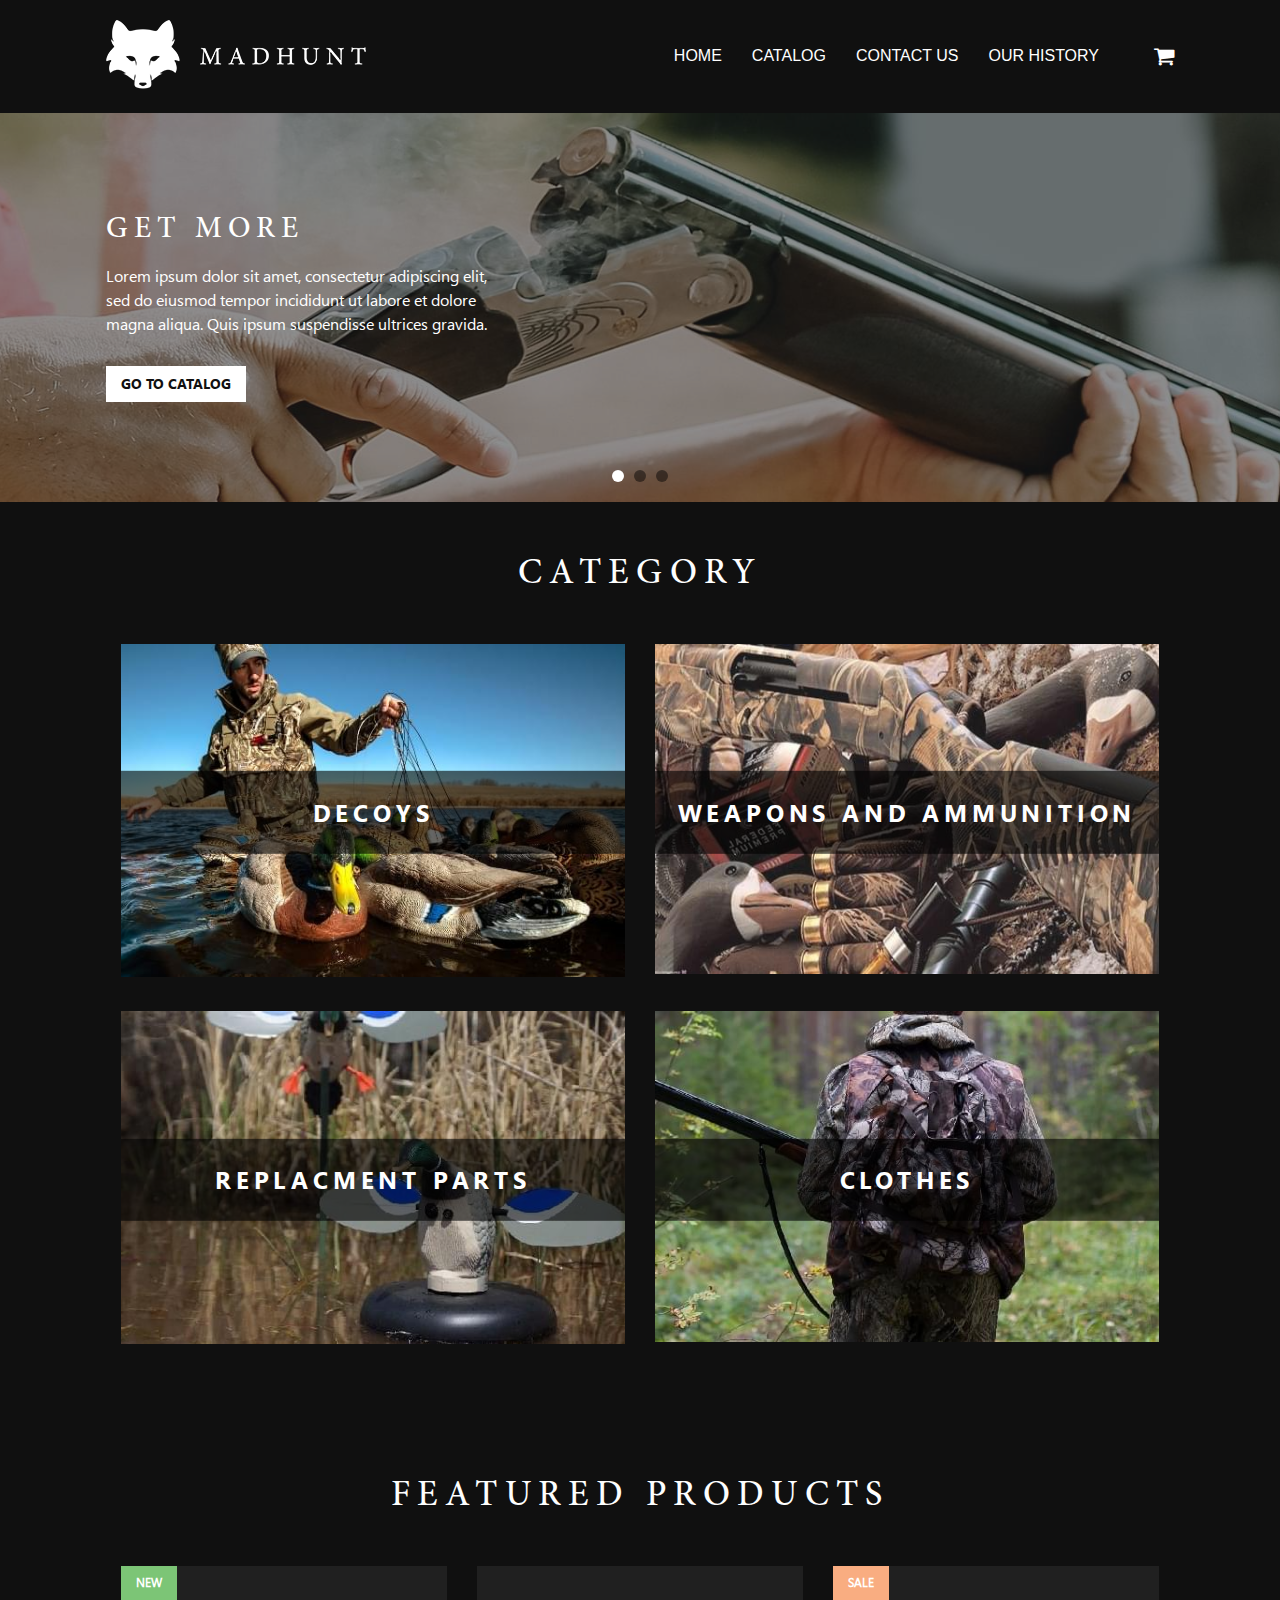
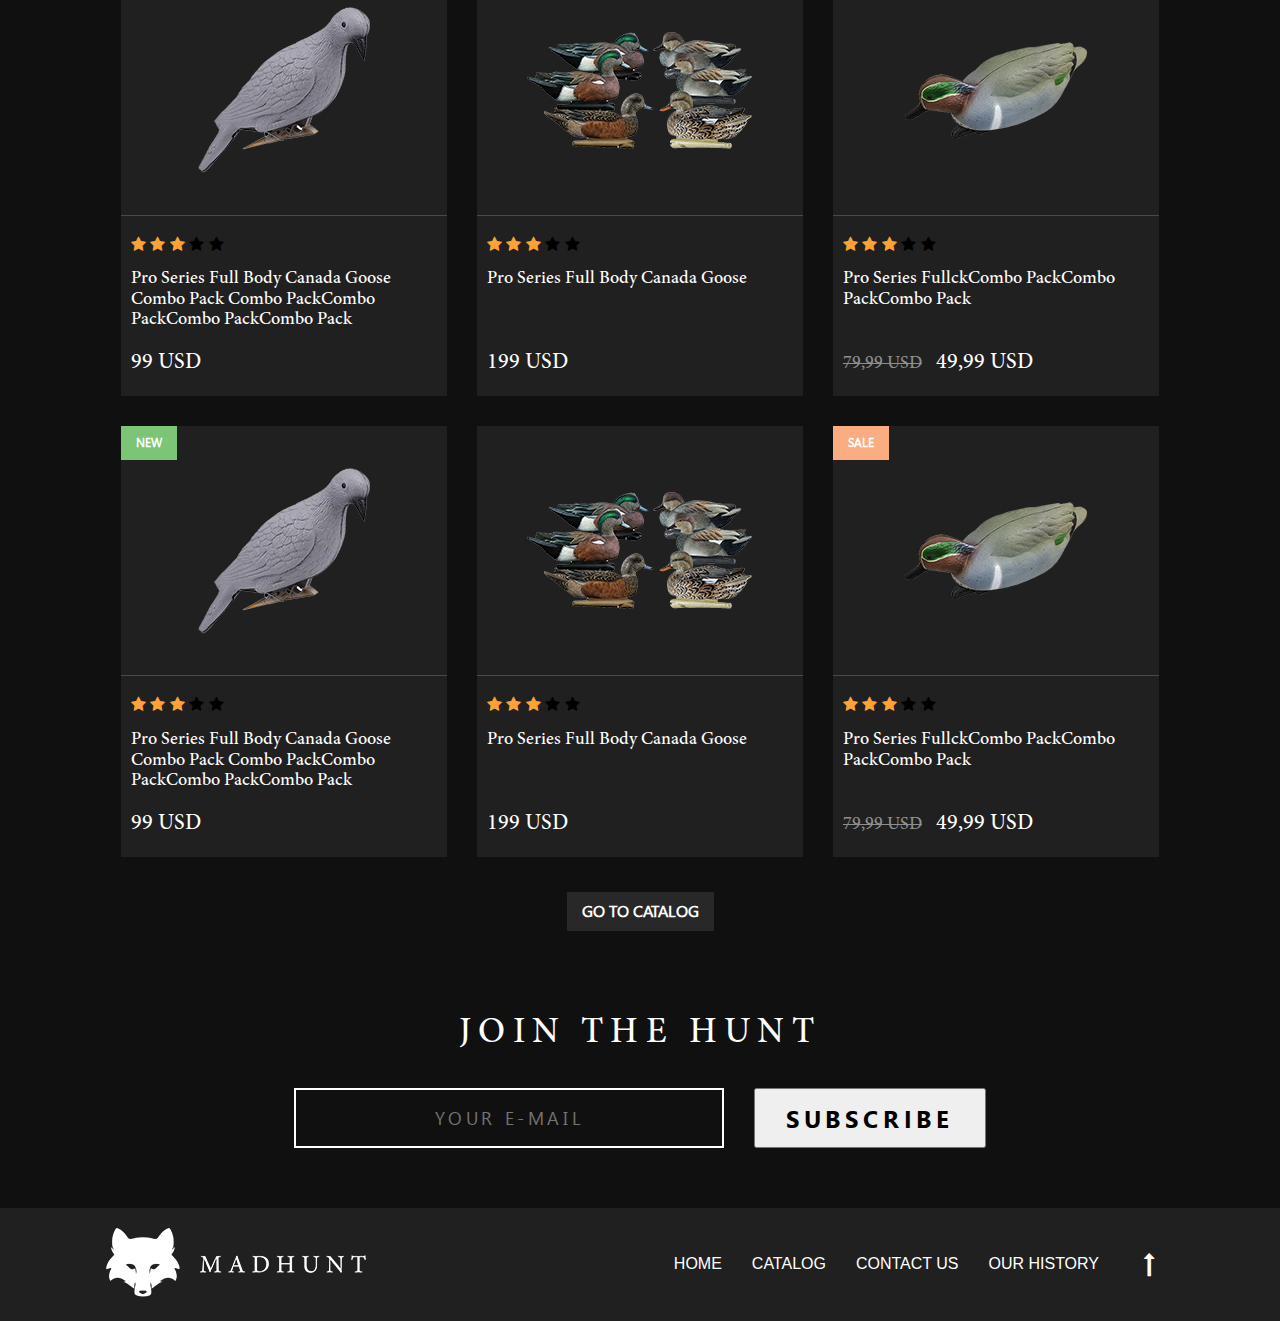
<file: index.html>
<!DOCTYPE html>
<html lang="en">
<head>
    <meta charset="UTF-8">
<meta name="viewport" content="width=device-width, initial-scale=1.0">

<title>hello</title>

<link rel="stylesheet" href="css/libs/jquery.fancybox.css">
<link rel="stylesheet" href="css/libs/font-awesome.min.css">
<link rel="stylesheet" href="css/libs/slick.css">
<link rel="stylesheet" href="css/main.css">
</head>
<body>    
    <!-- Header -->
    <header class="header">
	<div id="nav" class="navbar fixed">
		<div class="container">
			<div class="wrap">
				<div class="navbar__logo logo">
					<a href="#">
						<img src="img/logo.png" alt="Madhunt">
					</a>
				</div>
				<div class="navbar__collapse">
					<span></span>
				</div>
				<ul class="navbar__menu menu">
					<li class="active"><a href="#">Home</a></li>
					<li><a href="#">Catalog</a></li>
					<li><a href="#">Contact us</a></li>
					<li><a href="#">Our history</a></li>
				</ul>
				<div class="navbar__shop">
					<a href="#"><i class="fa fa-shopping-cart"></i></a>
				</div>
			</div>
		</div>
	</div>
</header>
    <!-- /.Header -->
    <!-- Main -->
    <main>
        <section class="home">
    <div class="home__slider" id="home-slider">
        <div class="slide" style="background-image: url('img/home-slider/slide-1.jpg');">
            <div class="container">
                <div class="overlay"></div>
                <div class="wrap">
                    <span class="slide__heading">get more</span>
                    <p class="slide__description">Lorem ipsum dolor sit amet, consectetur adipiscing elit, sed do eiusmod tempor incididunt ut labore et dolore magna aliqua. Quis ipsum suspendisse ultrices gravida.</p>
                    <a class="slide__btn btn" href="#">GO TO CATALOG</a>
                </div>
            </div>
        </div>
        <div class="slide" style="background-image: url('img/home-slider/slide-1.jpg');">
            <div class="container">
                <div class="overlay"></div>
                <div class="wrap">
                    <span class="slide__heading">get more</span>
                    <p class="slide__description">Lorem ipsum dolor sit amet, consectetur adipiscing elit, sed do eiusmod tempor incididunt ut labore et dolore magna aliqua. Quis ipsum suspendisse ultrices gravida.</p>
                    <a class="slide__btn btn" href="#">GO TO CATALOG</a>
                </div>
            </div>
        </div>
        <div class="slide" style="background-image: url('img/home-slider/slide-1.jpg');">
            <div class="container">
                <div class="overlay"></div>
                <div class="wrap">
                    <span class="slide__heading">get more</span>
                    <p class="slide__description">Lorem ipsum dolor sit amet, consectetur adipiscing elit, sed do eiusmod tempor incididunt ut labore et dolore magna aliqua. Quis ipsum suspendisse ultrices gravida.</p>
                    <a class="slide__btn btn" href="#">GO TO CATALOG</a>
                </div>
            </div>
        </div>
    </div>
</section>
        <section class="category">
    <div class="container">
        <div class="wrap">
            <h2 class="category__title section-title">Category</h2>
            <div class="category__list">
                <a class="category__item" href="#">
                    <img class="img" src="img/category/category-1.jpg" alt="DECOYS">
                    <div class="title">DECOYS</div>
                </a>
                <a class="category__item" href="#">
                    <img class="img" src="img/category/category-2.jpg" alt="WEAPONS AND AMMUNITION">
                    <div class="title">WEAPONS AND AMMUNITION</div>
                </a>
                <a class="category__item" href="#">
                    <img class="img" src="img/category/category-3.jpg" alt="REPLACMENT PARTS">
                    <div class="title">REPLACMENT PARTS</div>
                </a>
                <a class="category__item" href="#">
                    <img class="img" src="img/category/category-4.jpg" alt="CLOTHES">
                    <div class="title">CLOTHES</div>
                </a>
            </div>
        </div>
    </div>
</section>
        <section class="featured">
    <div class="container">
        <div class="wrap">
            <h2 class="featured__title section-title">FEATURED PRODUCTS</h2>
            <div class="featured__list">
                <div class="featured__item">
                    <div class="notice">
                        <span class="new">new</span>
                        <!-- <span class="sale">sale</span> -->
                    </div>
                    <div class="img">
                        <a href="#"><img src="img/product/product-1.png" alt="Pro Series Full Body Canada Goose Combo Pack"></a>
                    </div>
                    <div class="info">
                        <div class="rating">
                            <span class="fa fa-star checked"></span>
                            <span class="fa fa-star checked"></span>
                            <span class="fa fa-star checked"></span>
                            <span class="fa fa-star"></span>
                            <span class="fa fa-star"></span>
                        </div>
                        <a class="title" href="#">Pro Series Full Body Canada Goose Combo Pack Combo PackCombo PackCombo PackCombo Pack</a>
                    </div>
                    <div class="price">
                        <!-- <span class="old"></span> -->
                        <span class="current">99 usd</span>
                    </div>
                    <a class="backet" href="#">add to cart</a>
                </div>
                <div class="featured__item">
                    <div class="notice">
                        <!-- <span class="new">new</span> -->
                        <!-- <span class="sale">sale</span> -->
                    </div>
                    <div class="img">
                        <a href="#"><img src="img/product/product-2.png" alt="Pro Series Full Body Canada Goose Combo Pack"></a>
                    </div>
                    <div class="info">
                        <div class="rating">
                            <span class="fa fa-star checked"></span>
                            <span class="fa fa-star checked"></span>
                            <span class="fa fa-star checked"></span>
                            <span class="fa fa-star"></span>
                            <span class="fa fa-star"></span>
                        </div>
                        <a class="title" href="#">Pro Series Full Body Canada Goose</a>
                    </div>
                    <div class="price">
                        <!-- <span class="old"></span> -->
                        <span class="current">199 usd</span>
                    </div>
                    <a class="backet" href="#">add to cart</a>
                </div>
                <div class="featured__item">
                    <div class="notice">
                        <!-- <span class="new">new</span> -->
                        <span class="sale">sale</span>
                    </div>
                    <div class="img">
                        <a href="#"><img src="img/product/product-3.png" alt="Pro Series Full Body Canada Goose Combo Pack"></a>
                    </div>
                    <div class="info">
                        <div class="rating">
                            <span class="fa fa-star checked"></span>
                            <span class="fa fa-star checked"></span>
                            <span class="fa fa-star checked"></span>
                            <span class="fa fa-star"></span>
                            <span class="fa fa-star"></span>
                        </div>
                        <a class="title" href="#">Pro Series FullckCombo PackCombo PackCombo Pack</a>
                    </div>
                    <div class="price">
                        <span class="old">79,99 usd</span>
                        <span class="current">49,99 usd</span>
                    </div>
                    <a class="backet" href="#">add to cart</a>
                </div>
                <div class="featured__item">
                    <div class="notice">
                        <span class="new">new</span>
                        <!-- <span class="sale">sale</span> -->
                    </div>
                    <div class="img">
                        <a href="#"><img src="img/product/product-1.png" alt="Pro Series Full Body Canada Goose Combo Pack"></a>
                    </div>
                    <div class="info">
                        <div class="rating">
                            <span class="fa fa-star checked"></span>
                            <span class="fa fa-star checked"></span>
                            <span class="fa fa-star checked"></span>
                            <span class="fa fa-star"></span>
                            <span class="fa fa-star"></span>
                        </div>
                        <a class="title" href="#">Pro Series Full Body Canada Goose Combo Pack Combo PackCombo PackCombo PackCombo Pack</a>
                    </div>
                    <div class="price">
                        <!-- <span class="old"></span> -->
                        <span class="current">99 usd</span>
                    </div>
                    <a class="backet" href="#">add to cart</a>
                </div>
                <div class="featured__item">
                    <div class="notice">
                        <!-- <span class="new">new</span> -->
                        <!-- <span class="sale">sale</span> -->
                    </div>
                    <div class="img">
                        <a href="#"><img src="img/product/product-2.png" alt="Pro Series Full Body Canada Goose Combo Pack"></a>
                    </div>
                    <div class="info">
                        <div class="rating">
                            <span class="fa fa-star checked"></span>
                            <span class="fa fa-star checked"></span>
                            <span class="fa fa-star checked"></span>
                            <span class="fa fa-star"></span>
                            <span class="fa fa-star"></span>
                        </div>
                        <a class="title" href="#">Pro Series Full Body Canada Goose</a>
                    </div>
                    <div class="price">
                        <!-- <span class="old"></span> -->
                        <span class="current">199 usd</span>
                    </div>
                    <a class="backet" href="#">add to cart</a>
                </div>
                <div class="featured__item">
                    <div class="notice">
                        <!-- <span class="new">new</span> -->
                        <span class="sale">sale</span>
                    </div>
                    <div class="img">
                        <a href="#"><img src="img/product/product-3.png" alt="Pro Series Full Body Canada Goose Combo Pack"></a>
                    </div>
                    <div class="info">
                        <div class="rating">
                            <span class="fa fa-star checked"></span>
                            <span class="fa fa-star checked"></span>
                            <span class="fa fa-star checked"></span>
                            <span class="fa fa-star"></span>
                            <span class="fa fa-star"></span>
                        </div>
                        <a class="title" href="#">Pro Series FullckCombo PackCombo PackCombo Pack</a>
                    </div>
                    <div class="price">
                        <span class="old">79,99 usd</span>
                        <span class="current">49,99 usd</span>
                    </div>
                    <a class="backet" href="#">add to cart</a>
                </div>
            </div>
            <a class="featured__btn" href="#">GO TO CATALOG</a>
        </div>
    </div>
</section>
        <section class="subscribe">
    <div class="container">
        <h2 class="subscribe__title section-title">JOIN THE HUNT</h2>
        <div class="subscribe__form">
            <form>
                <input type="email" placeholder="Your E-mail">
                <input type="submit" value="subscribe">
            </form>
        </div>
    </div>
</section>
    </main>
    <!-- /.Main -->
    <!-- Footer -->
    <footer class="footer">
    <div class="container">
        <div class="wrap">
            <div class="footer__logo logo">
                <a href="#">
                    <img src="img/logo.png" alt="Madhunt">
                </a>
            </div>
            <ul class="footer__menu menu">
                <li class="active"><a href="#">Home</a></li>
                <li><a href="#">Catalog</a></li>
                <li><a href="#">Contact us</a></li>
                <li><a href="#">Our history</a></li>
            </ul>
            <div id="back-to-top"></div>
        </div>
    </div>
</footer>
    <!-- /.Footer -->
    <!-- Modal -->
    <div style="display: none;" id="popup-modal">
    <div class="wrap">
        <h2>First time with us?</h2>
        <p>Place an order today and get a discount</p>
        <span class="perc">7%</span>
        <a href="#">Get a discount</a>
    </div>
</div>
    <!-- /.Modal -->
    <!-- JS -->
    <script src="js/libs.min.js"></script>
<script src="js/main.js"></script>
    <!-- /.JS -->
</body>
</html>
</file>
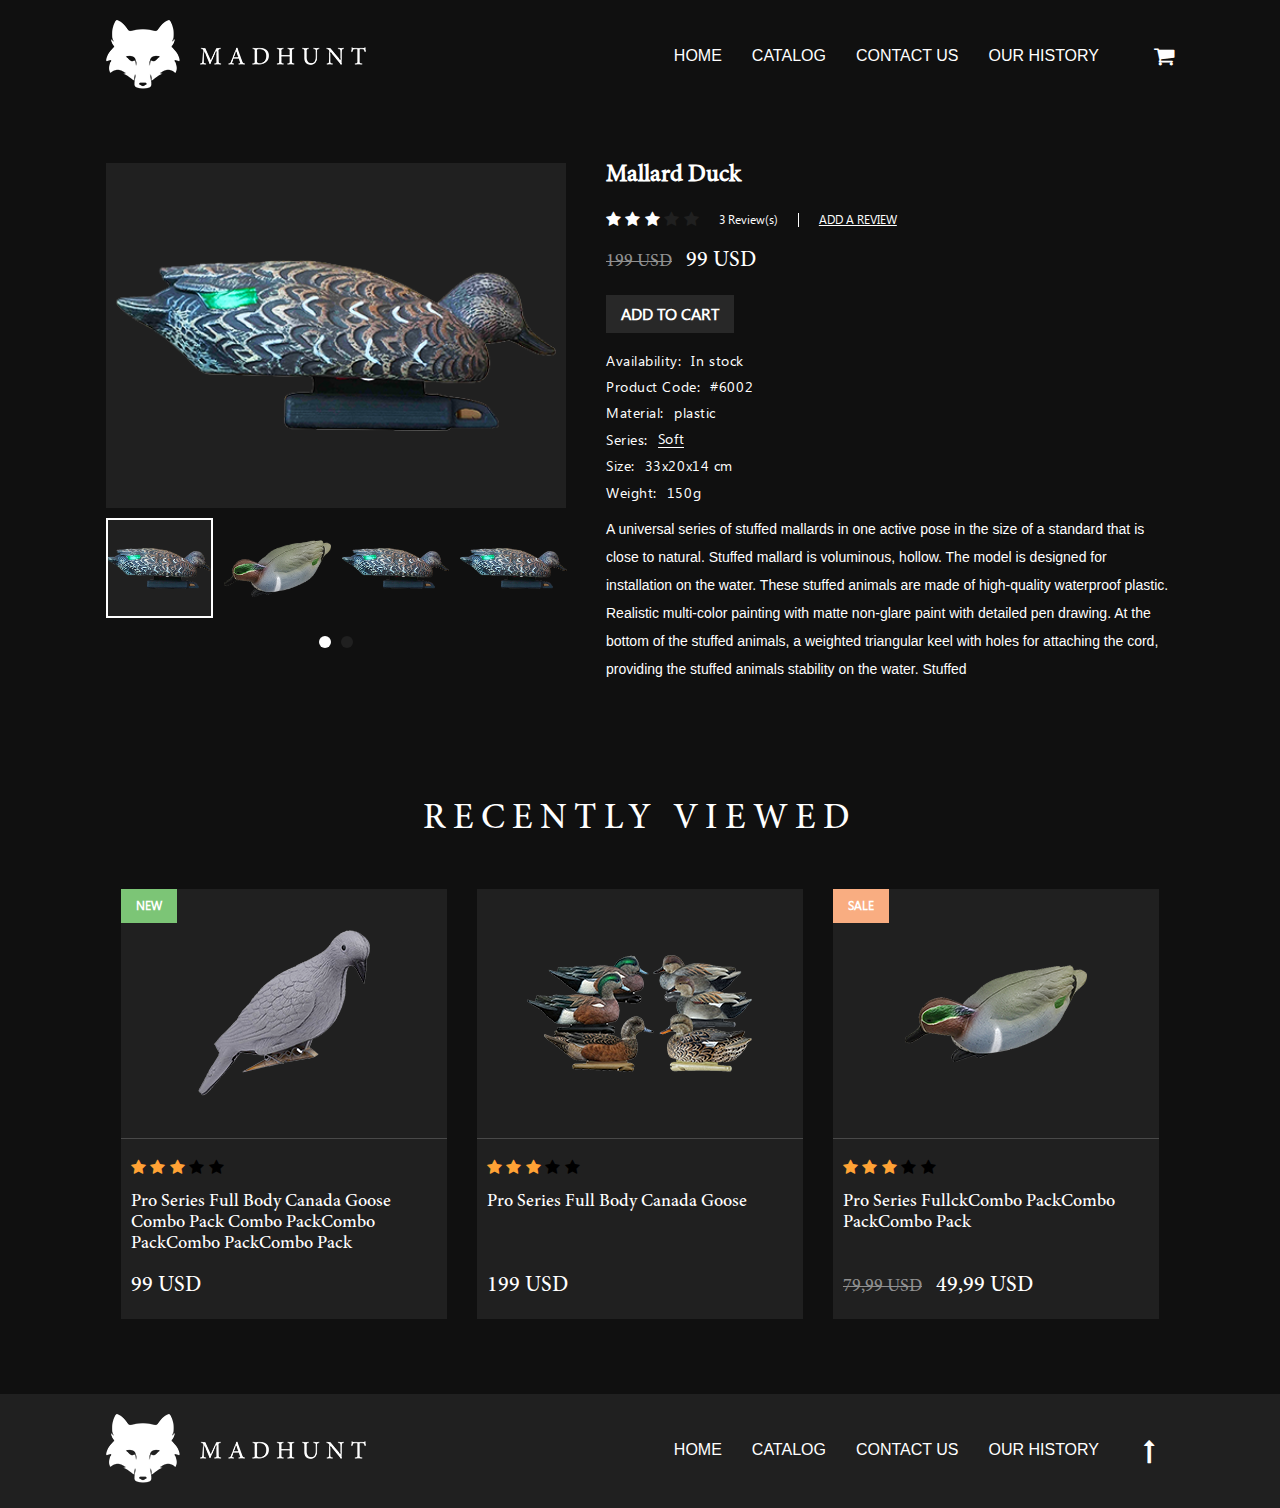
<file: card.html>
<!DOCTYPE html>
<html lang="en">
<head>
    <meta charset="UTF-8">
<meta name="viewport" content="width=device-width, initial-scale=1.0">

<title>hello</title>

<link rel="stylesheet" href="css/libs/jquery.fancybox.css">
<link rel="stylesheet" href="css/libs/font-awesome.min.css">
<link rel="stylesheet" href="css/libs/slick.css">
<link rel="stylesheet" href="css/main.css">
</head>
<body>    
    <!-- Header -->
    <header class="header">
	<div id="nav" class="navbar fixed">
		<div class="container">
			<div class="wrap">
				<div class="navbar__logo logo">
					<a href="#">
						<img src="img/logo.png" alt="Madhunt">
					</a>
				</div>
				<div class="navbar__collapse">
					<span></span>
				</div>
				<ul class="navbar__menu menu">
					<li class="active"><a href="#">Home</a></li>
					<li><a href="#">Catalog</a></li>
					<li><a href="#">Contact us</a></li>
					<li><a href="#">Our history</a></li>
				</ul>
				<div class="navbar__shop">
					<a href="#"><i class="fa fa-shopping-cart"></i></a>
				</div>
			</div>
		</div>
	</div>
</header>
    <!-- /.Header -->
    <!-- Main -->
    <main>
        <div class="card">
    <div class="container">
        <div class="wrap">
            <div class="content">
                <div class="card__img">
                    <div class="gallery">
                        <div class="slider slider-single">
                            <div>
                                <a data-fancybox="gallery" href="img/product/56.png">
                                    <div class="zoom"><i class="fa fa-search-plus"></i></div>
                                    <img src="img/product/56.png"/>
                                </a>
                            </div>
                            <div>
                                <a data-fancybox="gallery" href="img/product/product-3.png">
                                    <div class="zoom"><i class="fa fa-search-plus"></i></div>
                                    <img src="img/product/product-3.png"/>
                                </a>
                            </div>
                            <div>
                                <a data-fancybox="gallery" href="img/product/56.png">
                                    <div class="zoom"><i class="fa fa-search-plus"></i></div>
                                    <img src="img/product/56.png"/>
                                </a>
                            </div>
                            <div>
                                <a data-fancybox="gallery" href="img/product/56.png">
                                    <div class="zoom"><i class="fa fa-search-plus"></i></div>
                                    <img src="img/product/56.png"/>
                                </a>
                            </div>
                            <div>
                                <a data-fancybox="gallery" href="img/product/56.png">
                                    <div class="zoom"><i class="fa fa-search-plus"></i></div>
                                    <img src="img/product/56.png"/>
                                </a>
                            </div>
                            <div>
                                <a data-fancybox="gallery" href="img/product/56.png">
                                    <div class="zoom"><i class="fa fa-search-plus"></i></div>
                                    <img src="img/product/56.png"/>
                                </a>
                            </div>
                            <div>
                                <a data-fancybox="gallery" href="img/product/56.png">
                                    <div class="zoom"><i class="fa fa-search-plus"></i></div>
                                    <img src="img/product/56.png"/>
                                </a>
                            </div>
                            <div>
                                <a data-fancybox="gallery" href="img/product/56.png">
                                    <div class="zoom"><i class="fa fa-search-plus"></i></div>
                                    <img src="img/product/56.png"/>
                                </a>
                            </div>
                        </div>
                        <div class="slider slider-nav">
                            <div>
                                <a href="img/product/56.png">
                                    <img src="img/product/56.png"/>
                                </a>
                            </div>
                            <div>
                                <a href="img/product/product-3.png">
                                    <img src="img/product/product-3.png">
                                </a>
                            </div>
                            <div>
                                <a href="img/product/56.png">
                                    <img src="img/product/56.png"/>
                                </a>
                            </div>
                            <div>
                                <a href="img/product/56.png">
                                    <img src="img/product/56.png"/>
                                </a>
                            </div>
                            <div>
                                <a href="img/product/56.png">
                                    <img src="img/product/56.png"/>
                                </a>
                            </div>
                            <div>
                                <a href="img/product/56.png">
                                    <img src="img/product/56.png"/>
                                </a>
                            </div>
                            <div>
                                <a href="img/product/56.png">
                                    <img src="img/product/56.png"/>
                                </a>
                            </div>
                            <div>
                                <a href="img/product/56.png">
                                    <img src="img/product/56.png"/>
                                </a>
                            </div>
                        </div>
                    </div>
                </div>
                <div class="card__info">
                    <div class="title">
                        <h4>Mallard Duck</h4>
                    </div>
                    <div class="review">
                        <div class="rating">
                            <span class="fa fa-star checked"></span>
                            <span class="fa fa-star checked"></span>
                            <span class="fa fa-star checked"></span>
                            <span class="fa fa-star"></span>
                            <span class="fa fa-star"></span>
                        </div>
                        <div class="amount">3 Review(s)</div>
                        <a class="add-review" href="#">Add a Review</a>
                    </div>
                    <div class="price">
                        <span class="old">199 usd</span>
                        <span class="current">99 usd</span>
                    </div>
                    <form>
                        <a class="backet" href="#">add to cart</a>
                        <ul class="feature">
                            <li>
                                <span>Availability:</span><span>In stock</span>
                            </li>
                            <li>
                                <span>Product Code:</span><span>#6002</span>
                            </li>
                            <li>
                                <span>Material:</span><span>plastic</span>
                            </li>
                            <li>
                                <span>Series:</span>
                                <div class="select-box">
                                    <div class="select-box__current" tabindex="1">
                                        <div class="select-box__value">
                                            <input class="select-box__input" type="radio" id="0" value="1" name="Ben" checked="checked" />
                                            <p class="select-box__input-text">Classic</p>
                                        </div>
                                        <div class="select-box__value">
                                            <input class="select-box__input" type="radio" id="1" value="2" name="Ben" checked="checked" />
                                            <p class="select-box__input-text">Eco</p>
                                        </div>
                                        <div class="select-box__value">
                                            <input class="select-box__input" type="radio" id="2" value="3" name="Ben" checked="checked" />
                                            <p class="select-box__input-text">Flocked</p>
                                        </div>
                                        <div class="select-box__value">
                                            <input class="select-box__input" type="radio" id="3" value="4" name="Ben" checked="checked" />
                                            <p class="select-box__input-text">Essential</p>
                                        </div>
                                        <div class="select-box__value">
                                            <input class="select-box__input" type="radio" id="4" value="5" name="Ben" checked="checked" />
                                            <p class="select-box__input-text">Soft</p>
                                        </div>
                                    </div>
                                    <ul class="select-box__list">
                                        <li><label class="select-box__option" for="0" aria-hidden="aria-hidden">Classic</label></li>
                                        <li><label class="select-box__option" for="1" aria-hidden="aria-hidden">Eco</label></li>
                                        <li><label class="select-box__option" for="2" aria-hidden="aria-hidden">Flocked</label></li>
                                        <li><label class="select-box__option" for="3" aria-hidden="aria-hidden">Essential</label></li>
                                        <li><label class="select-box__option" for="4" aria-hidden="aria-hidden">Soft</label></li>
                                    </ul>
                                </div>
                            </li>
                            <li>
                                <span>Size:</span><span>33x20x14 cm</span>
                            </li>
                            <li>
                                <span>Weight:</span><span>150g</span>
                            </li>
                        </ul>
                    </form>
                    <div class="description">
                        <p>A universal series of stuffed mallards in one active pose in the size of a standard that is close to natural. Stuffed mallard is voluminous, hollow. The model is designed for installation on the water. These stuffed animals are made of high-quality waterproof plastic. Realistic multi-color painting with matte non-glare paint with detailed pen drawing. At the bottom of the stuffed animals, a weighted triangular keel with holes for attaching the cord, providing the stuffed animals  stability on the water. Stuffed</p>
                    </div>
                </div>
            </div>
        </div>
    </div>
</div>
        <section class="featured">
    <div class="container">
        <div class="wrap">
            <h2 class="featured__title section-title">recently viewed</h2>
            <div class="featured__list">
                <div class="featured__item">
                    <div class="notice">
                        <span class="new">new</span>
                        <!-- <span class="sale">sale</span> -->
                    </div>
                    <div class="img">
                        <a href="#"><img src="img/product/product-1.png" alt="Pro Series Full Body Canada Goose Combo Pack"></a>
                    </div>
                    <div class="info">
                        <div class="rating">
                            <span class="fa fa-star checked"></span>
                            <span class="fa fa-star checked"></span>
                            <span class="fa fa-star checked"></span>
                            <span class="fa fa-star"></span>
                            <span class="fa fa-star"></span>
                        </div>
                        <a class="title" href="#">Pro Series Full Body Canada Goose Combo Pack Combo PackCombo PackCombo PackCombo Pack</a>
                    </div>
                    <div class="price">
                        <!-- <span class="old"></span> -->
                        <span class="current">99 usd</span>
                    </div>
                    <a class="backet" href="#">add to cart</a>
                </div>
                <div class="featured__item">
                    <div class="notice">
                        <!-- <span class="new">new</span> -->
                        <!-- <span class="sale">sale</span> -->
                    </div>
                    <div class="img">
                        <a href="#"><img src="img/product/product-2.png" alt="Pro Series Full Body Canada Goose Combo Pack"></a>
                    </div>
                    <div class="info">
                        <div class="rating">
                            <span class="fa fa-star checked"></span>
                            <span class="fa fa-star checked"></span>
                            <span class="fa fa-star checked"></span>
                            <span class="fa fa-star"></span>
                            <span class="fa fa-star"></span>
                        </div>
                        <a class="title" href="#">Pro Series Full Body Canada Goose</a>
                    </div>
                    <div class="price">
                        <!-- <span class="old"></span> -->
                        <span class="current">199 usd</span>
                    </div>
                    <a class="backet" href="#">add to cart</a>
                </div>
                <div class="featured__item">
                    <div class="notice">
                        <!-- <span class="new">new</span> -->
                        <span class="sale">sale</span>
                    </div>
                    <div class="img">
                        <a href="#"><img src="img/product/product-3.png" alt="Pro Series Full Body Canada Goose Combo Pack"></a>
                    </div>
                    <div class="info">
                        <div class="rating">
                            <span class="fa fa-star checked"></span>
                            <span class="fa fa-star checked"></span>
                            <span class="fa fa-star checked"></span>
                            <span class="fa fa-star"></span>
                            <span class="fa fa-star"></span>
                        </div>
                        <a class="title" href="#">Pro Series FullckCombo PackCombo PackCombo Pack</a>
                    </div>
                    <div class="price">
                        <span class="old">79,99 usd</span>
                        <span class="current">49,99 usd</span>
                    </div>
                    <a class="backet" href="#">add to cart</a>
                </div>
            </div>
        </div>
    </div>
</section>
    </main>
    <!-- /.Main -->
    <!-- Footer -->
    <footer class="footer">
    <div class="container">
        <div class="wrap">
            <div class="footer__logo logo">
                <a href="#">
                    <img src="img/logo.png" alt="Madhunt">
                </a>
            </div>
            <ul class="footer__menu menu">
                <li class="active"><a href="#">Home</a></li>
                <li><a href="#">Catalog</a></li>
                <li><a href="#">Contact us</a></li>
                <li><a href="#">Our history</a></li>
            </ul>
            <div id="back-to-top"></div>
        </div>
    </div>
</footer>
    <!-- /.Footer -->
    <!-- Modal -->
    <div style="display: none;" id="popup-modal">
    <div class="wrap">
        <h2>First time with us?</h2>
        <p>Place an order today and get a discount</p>
        <span class="perc">7%</span>
        <a href="#">Get a discount</a>
    </div>
</div>
    <!-- /.Modal -->
    <!-- JS -->
    <script src="js/libs.min.js"></script>
<script src="js/main.js"></script>
    <!-- /.JS -->
</body>
</html>
</file>
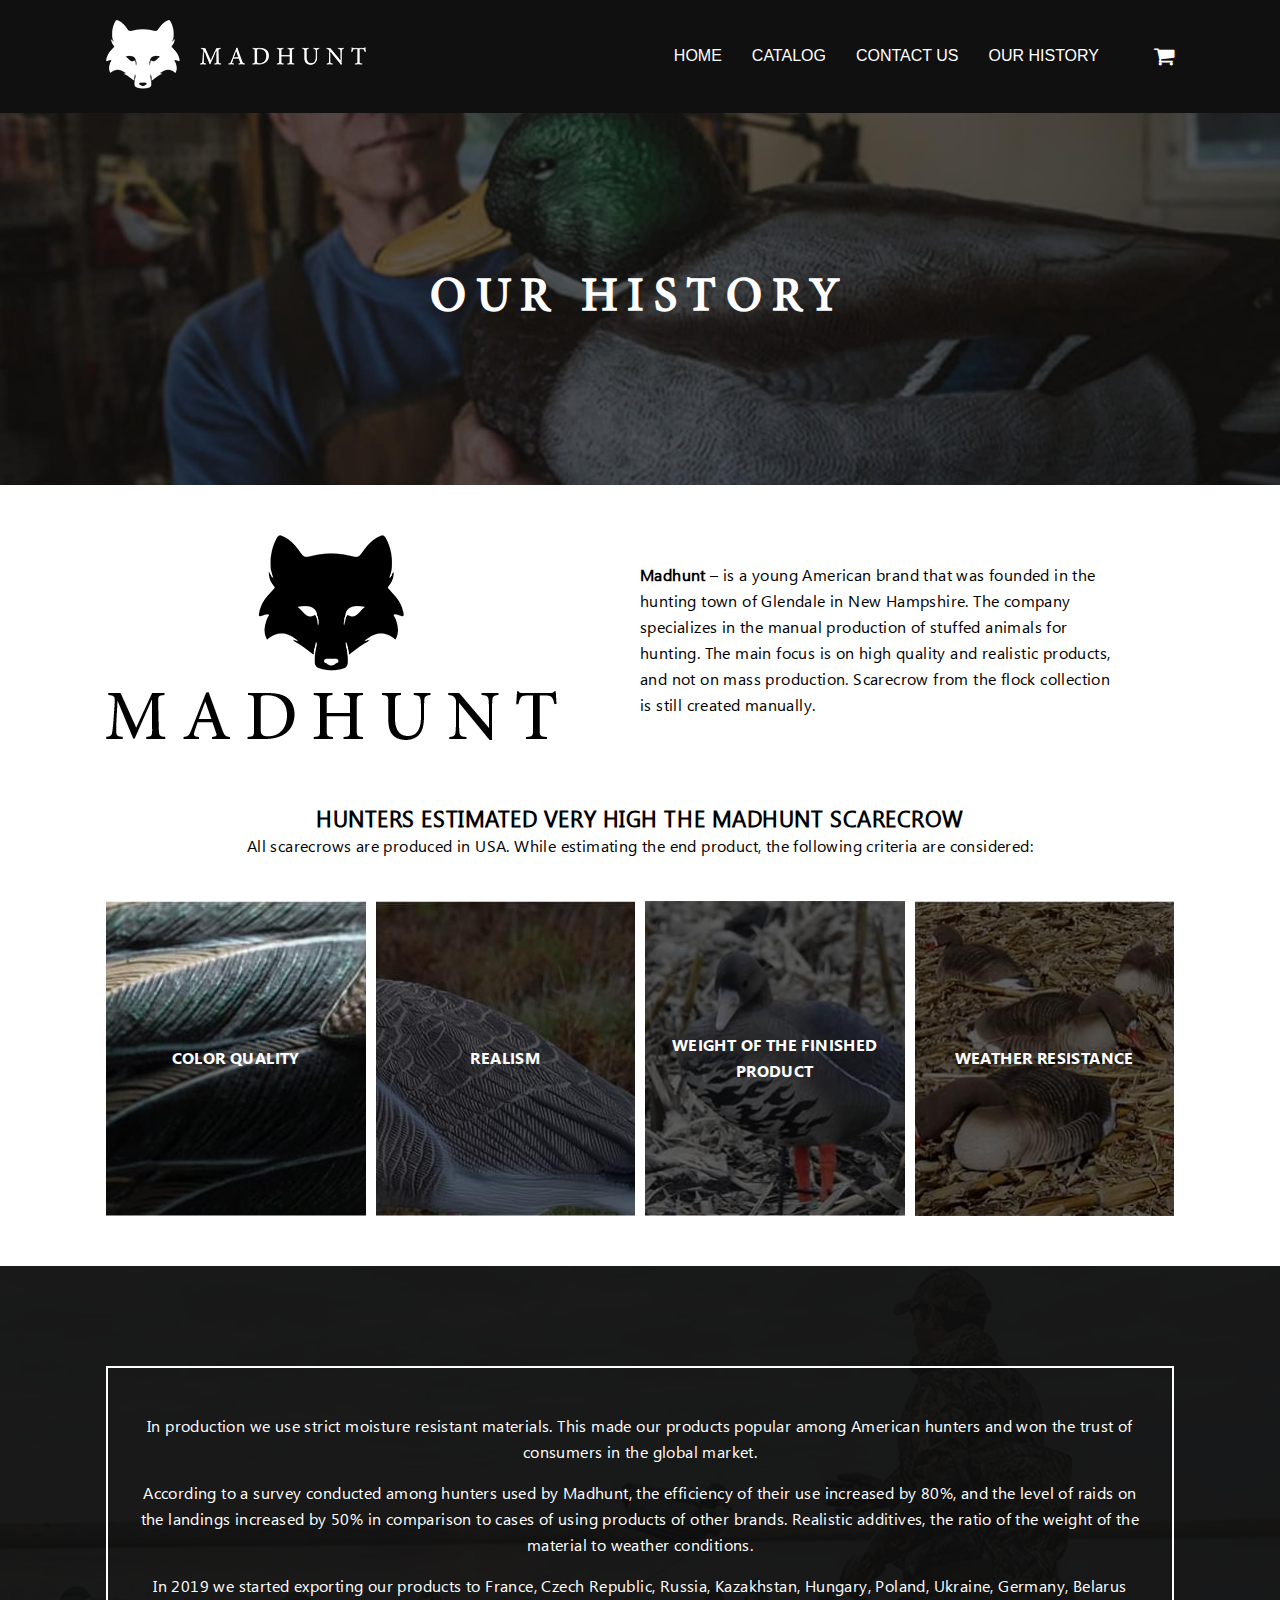
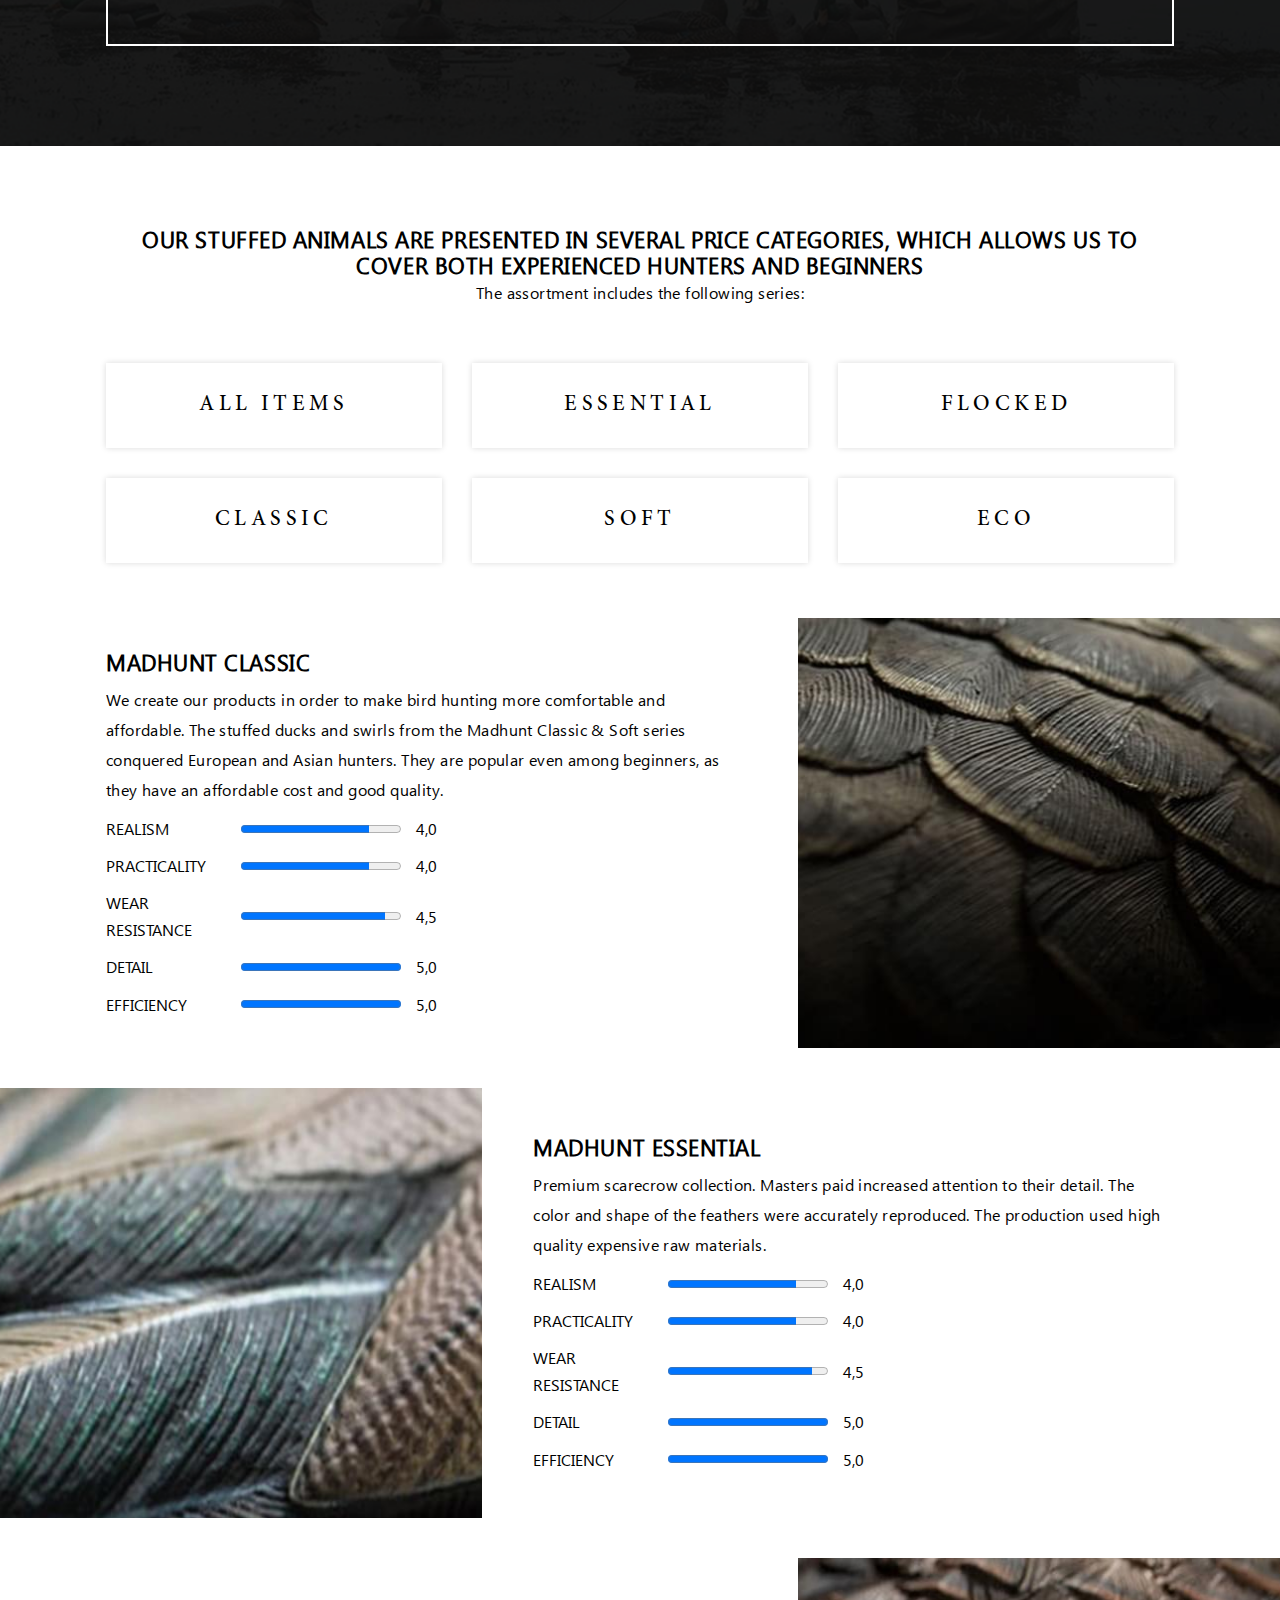
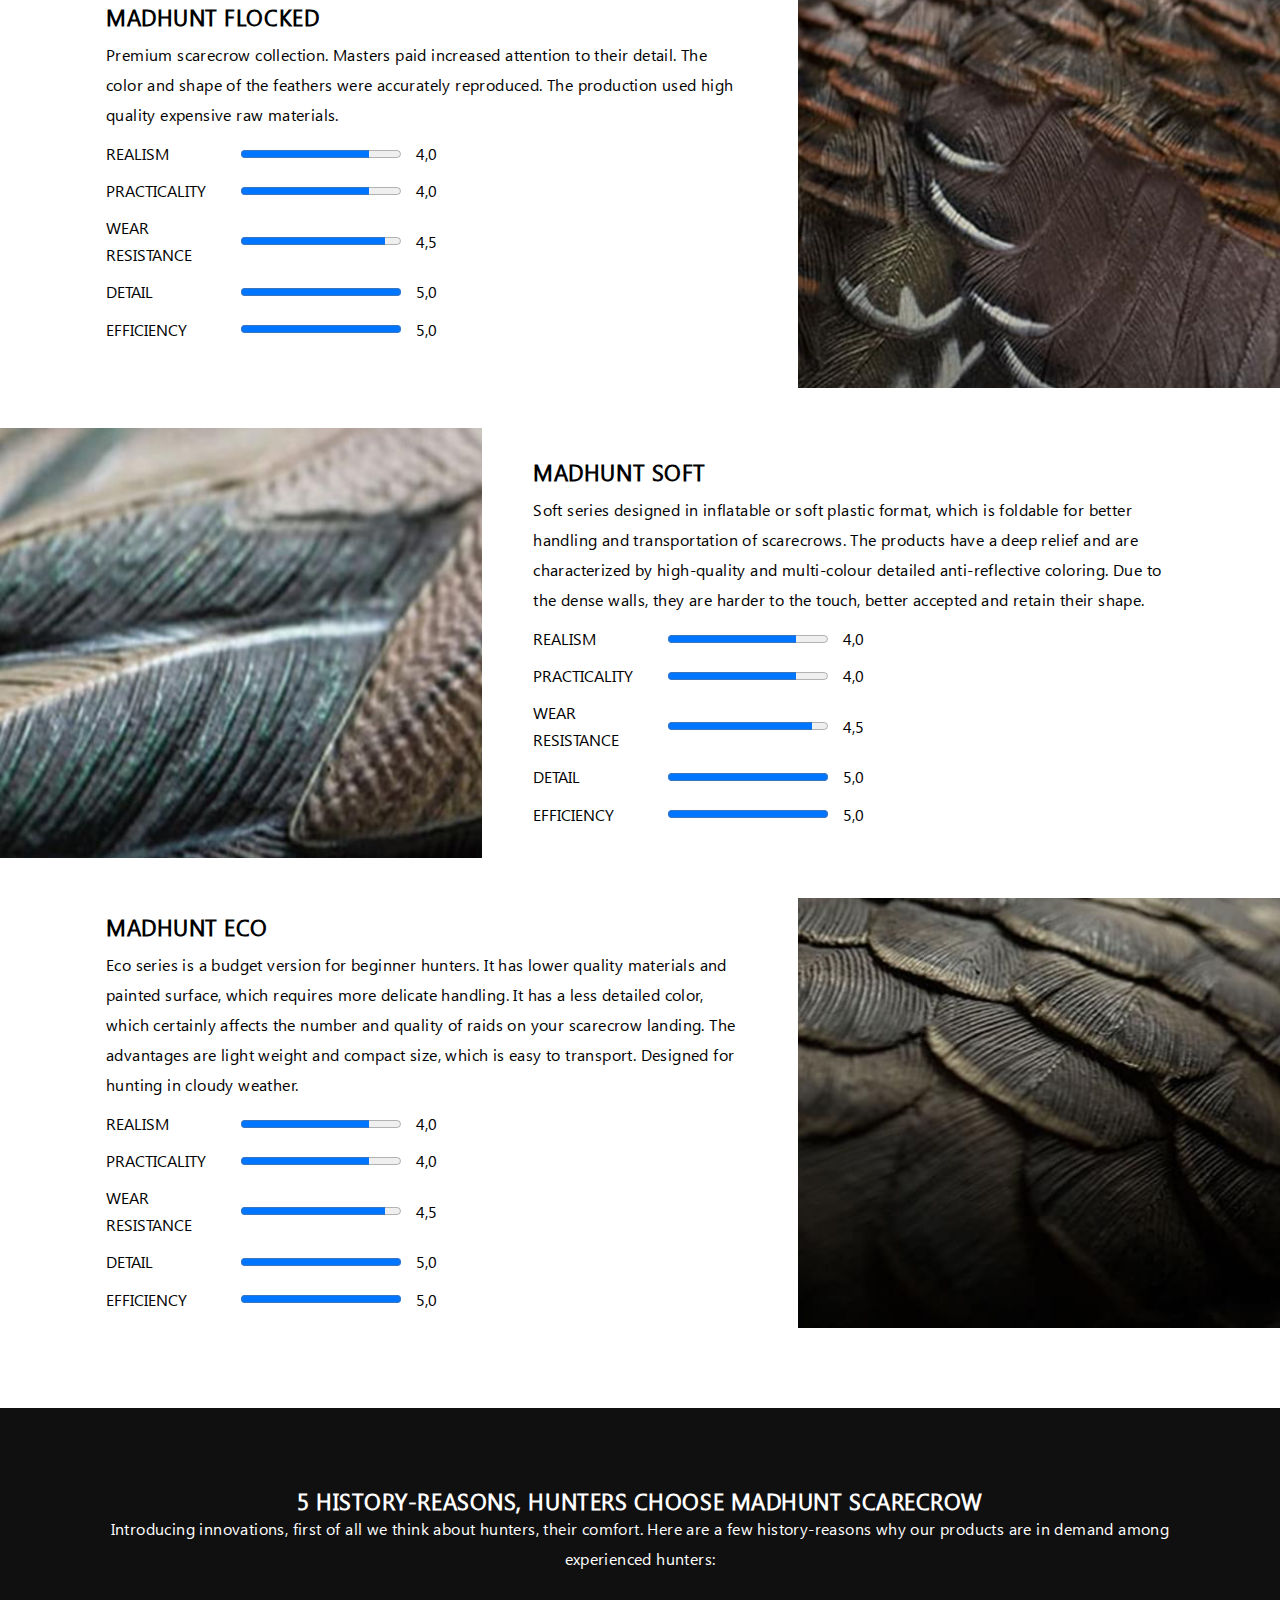
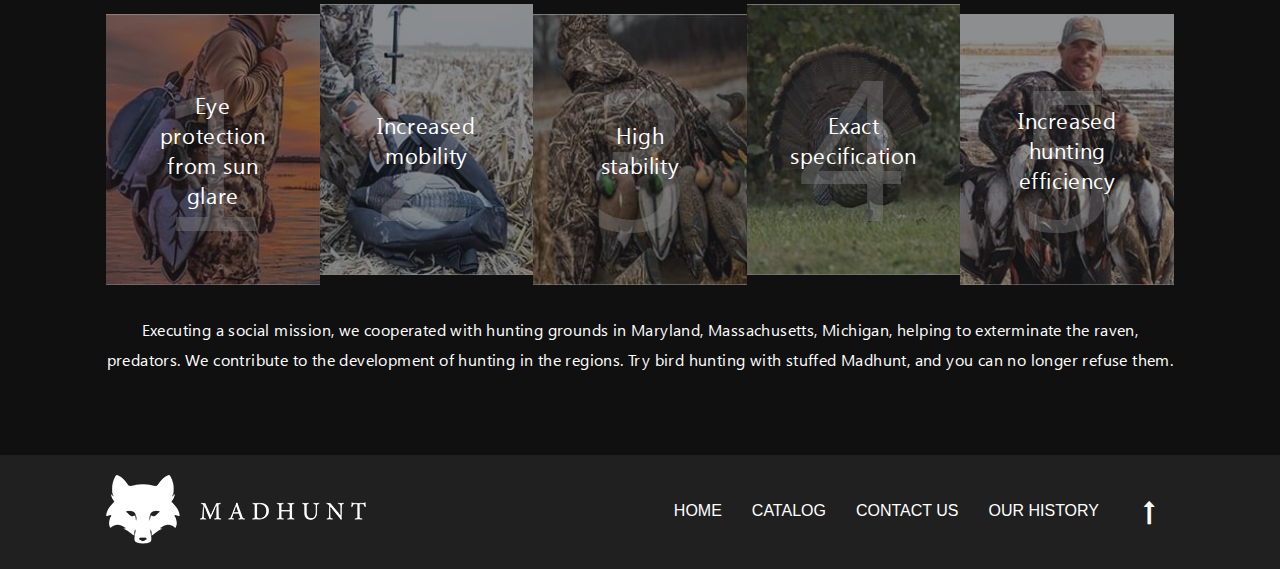
<file: history.html>
<!DOCTYPE html>
<html lang="en">
<head>
    <meta charset="UTF-8">
<meta name="viewport" content="width=device-width, initial-scale=1.0">

<title>hello</title>

<link rel="stylesheet" href="css/libs/jquery.fancybox.css">
<link rel="stylesheet" href="css/libs/font-awesome.min.css">
<link rel="stylesheet" href="css/libs/slick.css">
<link rel="stylesheet" href="css/main.css">
</head>
<body>    
    <!-- Header -->
    <header class="header">
	<div id="nav" class="navbar fixed">
		<div class="container">
			<div class="wrap">
				<div class="navbar__logo logo">
					<a href="#">
						<img src="img/logo.png" alt="Madhunt">
					</a>
				</div>
				<div class="navbar__collapse">
					<span></span>
				</div>
				<ul class="navbar__menu menu">
					<li class="active"><a href="#">Home</a></li>
					<li><a href="#">Catalog</a></li>
					<li><a href="#">Contact us</a></li>
					<li><a href="#">Our history</a></li>
				</ul>
				<div class="navbar__shop">
					<a href="#"><i class="fa fa-shopping-cart"></i></a>
				</div>
			</div>
		</div>
	</div>
</header>
    <!-- /.Header -->
    <!-- Main -->
    <main>
        <div class="history">
    <div class="history__header">
        <h2>our history</h2>
    </div>
    <section class="history-info">
    <div class="container">
        <div class="wrap">
            <div class="history-info__heading">
                <div class="history-info__logo">
                    <img src="img/logo-large.png" alt="Madhunt">
                </div>
                <div class="history-info__text">
                    <p><strong>Madhunt</strong> – is a young American brand that was founded in the hunting town of Glendale in New Hampshire. The company specializes in the manual production of stuffed animals for hunting. The main focus is on high quality and realistic products, and not on mass production. Scarecrow from the flock collection is still created manually.</p>
                </div>
            </div>
            <div class="history-info__criterion">
                <div class="title">
                    <h4>Hunters estimated very high the Madhunt scarecrow</h4>
                    <p>All scarecrows are produced in USA. While estimating the end product, the following criteria are considered:</p>
                </div>
                <div class="history-info__list">
                    <div class="history-info__item">
                        <img src="img/criterion-img-1.jpg" alt="Color quality">
                        <span>Color quality</span>
                    </div>
                    <div class="history-info__item">
                        <img src="img/criterion-img-2.jpg" alt="Realism">
                        <span>Realism</span>
                    </div>
                    <div class="history-info__item">
                        <img src="img/criterion-img-3.jpg" alt="Weight of the finished product">
                        <span>Weight of the finished product</span>
                    </div>
                    <div class="history-info__item">
                        <img src="img/criterion-img-4.jpg" alt="Weather resistance">
                        <span>Weather resistance</span>
                    </div>
                </div>
            </div>
        </div>
    </div>
</section>
    <section class="history-text">
    <div class="container">
        <div class="history-text__content">
            <p>In production we use strict moisture resistant materials. This made our products popular among American hunters and won the trust of consumers in the global market. </p>
            <p>According to a survey conducted among hunters used by Madhunt, the efficiency of their use increased by 80%, and the level of raids on the landings increased by 50% in comparison to cases of using products of other brands. Realistic additives, the ratio of the weight of the material to weather conditions.</p>
            <p>In 2019 we started exporting our products to France, Czech Republic, Russia, Kazakhstan, Hungary, Poland, Ukraine, Germany, Belarus</p>
        </div>
    </div>
</section>
    <section class="history-categories">
    <div class="container">
        <div class="title">
            <h4>Our stuffed animals are presented in several price categories, which allows us to cover both experienced hunters and beginners</h4>
            <p>The assortment includes the following series:</p>
        </div>
    </div>

    <div class="filtering">
        <div class="container">
            <ul class="filtering-cat">
                <li><button class="cat cat-all active">All Items</button></li>
                <li><button class="cat" data-cat="essential">essential</button></li>
                <li><button class="cat" data-cat="flocked">flocked</button></li>
                <li><button class="cat" data-cat="classic">classic</button></li>
                <li><button class="cat" data-cat="soft">soft</button></li>
                <li><button class="cat" data-cat="eco">eco</button></li>
            </ul>
        </div>
        
        <div class="filtering-content">
            <div class="filtering-content__cat col" data-cat="classic">
                <div class="text">
                    <div class="container">
                        <div class="wrap">
                            <h4>Madhunt classic</h4>
                            <p>We create our products in order to make bird hunting more comfortable and affordable. The stuffed ducks and swirls from the Madhunt Classic & Soft series conquered European and Asian hunters. They are popular even among beginners, as they have an affordable cost and good quality.</p>
                            <div class="progress-bar">
                                <div class="bar">
                                    <div class="name">realism</div>
                                    <progress max="5" value="4"></progress>
                                    <div class="rating">4,0</div>
                                </div>
                                <div class="bar">
                                    <div class="name">Practicality</div>
                                    <progress max="5" value="4"></progress>
                                    <div class="rating">4,0</div>
                                </div>
                                <div class="bar">
                                    <div class="name">Wear resistance</div>
                                    <progress max="5" value="4.5"></progress>
                                    <div class="rating">4,5</div>
                                </div>
                                <div class="bar">
                                    <div class="name">detail</div>
                                    <progress max="5" value="5"></progress>
                                    <div class="rating">5,0</div>
                                </div>
                                <div class="bar">
                                    <div class="name">Efficiency</div>
                                    <progress max="5" value="5"></progress>
                                    <div class="rating">5,0</div>
                                </div>
                            </div>
                        </div>
                    </div>
                </div>
                <div class="img">
                    <img src="img/cat-classic.jpg" alt="Madhunt classic">
                </div>
            </div>
            <div class="filtering-content__cat col" data-cat="essential">
                <div class="text">
                    <div class="container">
                        <div class="wrap">
                            <h4>Madhunt Essential</h4>
                            <p>Premium scarecrow collection. Masters paid increased attention to their detail. The color and shape of the feathers were accurately reproduced. The production used high quality expensive raw materials.</p>
                            <div class="progress-bar">
                                <div class="bar">
                                    <div class="name">realism</div>
                                    <progress max="5" value="4"></progress>
                                    <div class="rating">4,0</div>
                                </div>
                                <div class="bar">
                                    <div class="name">Practicality</div>
                                    <progress max="5" value="4"></progress>
                                    <div class="rating">4,0</div>
                                </div>
                                <div class="bar">
                                    <div class="name">Wear resistance</div>
                                    <progress max="5" value="4.5"></progress>
                                    <div class="rating">4,5</div>
                                </div>
                                <div class="bar">
                                    <div class="name">detail</div>
                                    <progress max="5" value="5"></progress>
                                    <div class="rating">5,0</div>
                                </div>
                                <div class="bar">
                                    <div class="name">Efficiency</div>
                                    <progress max="5" value="5"></progress>
                                    <div class="rating">5,0</div>
                                </div>
                            </div>
                        </div>
                    </div>
                </div>
                <div class="img">
                    <img src="img/duckBG.jpg" alt="Madhunt Essential">
                </div>
            </div>
            <div class="filtering-content__cat col" data-cat="flocked">
                <div class="text">
                    <div class="container">
                        <div class="wrap">
                            <h4>Madhunt Flocked</h4>
                            <p>Premium scarecrow collection. Masters paid increased attention to their detail. The color and shape of the feathers were accurately reproduced. The production used high quality expensive raw materials.</p>
                            <div class="progress-bar">
                                <div class="bar">
                                    <div class="name">realism</div>
                                    <progress max="5" value="4"></progress>
                                    <div class="rating">4,0</div>
                                </div>
                                <div class="bar">
                                    <div class="name">Practicality</div>
                                    <progress max="5" value="4"></progress>
                                    <div class="rating">4,0</div>
                                </div>
                                <div class="bar">
                                    <div class="name">Wear resistance</div>
                                    <progress max="5" value="4.5"></progress>
                                    <div class="rating">4,5</div>
                                </div>
                                <div class="bar">
                                    <div class="name">detail</div>
                                    <progress max="5" value="5"></progress>
                                    <div class="rating">5,0</div>
                                </div>
                                <div class="bar">
                                    <div class="name">Efficiency</div>
                                    <progress max="5" value="5"></progress>
                                    <div class="rating">5,0</div>
                                </div>
                            </div>
                        </div>
                    </div>
                </div>
                <div class="img">
                    <img src="img/turkeyBG-1.jpg" alt="Madhunt Flocked">
                </div>
            </div>
            <div class="filtering-content__cat col" data-cat="soft">
                <div class="text">
                    <div class="container">
                        <div class="wrap">
                            <h4>Madhunt soft</h4>
                            <p>Soft series designed in inflatable or soft plastic format, which is foldable for better handling and transportation of scarecrows.  The products have a deep relief and are characterized by high-quality and multi-colour detailed anti-reflective coloring. Due to the dense walls, they are harder to the touch, better accepted and retain their shape.</p>
                            <div class="progress-bar">
                                <div class="bar">
                                    <div class="name">realism</div>
                                    <progress max="5" value="4"></progress>
                                    <div class="rating">4,0</div>
                                </div>
                                <div class="bar">
                                    <div class="name">Practicality</div>
                                    <progress max="5" value="4"></progress>
                                    <div class="rating">4,0</div>
                                </div>
                                <div class="bar">
                                    <div class="name">Wear resistance</div>
                                    <progress max="5" value="4.5"></progress>
                                    <div class="rating">4,5</div>
                                </div>
                                <div class="bar">
                                    <div class="name">detail</div>
                                    <progress max="5" value="5"></progress>
                                    <div class="rating">5,0</div>
                                </div>
                                <div class="bar">
                                    <div class="name">Efficiency</div>
                                    <progress max="5" value="5"></progress>
                                    <div class="rating">5,0</div>
                                </div>
                            </div>
                        </div>
                    </div>
                </div>
                <div class="img">
                    <img src="img/duckBG.jpg" alt="Madhunt soft">
                </div>
            </div>
            <div class="filtering-content__cat col" data-cat="eco">
                <div class="text">
                    <div class="container">
                        <div class="wrap">
                            <h4>Madhunt eco</h4>
                            <p>Eco series is a budget version for beginner hunters. It has lower quality materials and painted surface, which requires more delicate handling. It has a less detailed color, which certainly affects the number and quality of raids on your scarecrow landing. The advantages are light weight and compact size, which is easy to transport. Designed for hunting in cloudy weather.</p>
                            <div class="progress-bar">
                                <div class="bar">
                                    <div class="name">realism</div>
                                    <progress max="5" value="4"></progress>
                                    <div class="rating">4,0</div>
                                </div>
                                <div class="bar">
                                    <div class="name">Practicality</div>
                                    <progress max="5" value="4"></progress>
                                    <div class="rating">4,0</div>
                                </div>
                                <div class="bar">
                                    <div class="name">Wear resistance</div>
                                    <progress max="5" value="4.5"></progress>
                                    <div class="rating">4,5</div>
                                </div>
                                <div class="bar">
                                    <div class="name">detail</div>
                                    <progress max="5" value="5"></progress>
                                    <div class="rating">5,0</div>
                                </div>
                                <div class="bar">
                                    <div class="name">Efficiency</div>
                                    <progress max="5" value="5"></progress>
                                    <div class="rating">5,0</div>
                                </div>
                            </div>
                        </div>
                    </div>
                </div>
                <div class="img">
                    <img src="img/cat-classic.jpg" alt="Madhunt eco">
                </div>
            </div>
        </div>
    </div>
        
    
</section>
    <section class="history-reasons">
    <div class="container">
        <div class="wrap">
            <div class="title">
                <h4>5 history-reasons, hunters choose Madhunt scarecrow</h4>
                <p>Introducing innovations, first of all we think about hunters, their comfort. Here are a few history-reasons why our products are in demand among experienced hunters:</p>
            </div>
            <div class="history-reasons__list">
                <div class="history-reasons__item">
                    <img src="img/reasons-1.jpg" alt="Eye protection from sun glare">
                    <span>Eye protection from sun glare</span>
                    <div class="overlay"></div>
                </div>
                <div class="history-reasons__item">
                    <img src="img/reasons-2.jpg" alt="Increased mobility">
                    <span>Increased mobility</span>
                    <div class="overlay"></div>
                </div>
                <div class="history-reasons__item">
                    <img src="img/reasons-3.jpg" alt="High stability">
                    <span>High stability</span>
                    <div class="overlay"></div>
                </div>
                <div class="history-reasons__item">
                    <img src="img/reasons-4.jpg" alt="Exact specification">
                    <span>Exact specification</span>
                    <div class="overlay"></div>
                </div>
                <div class="history-reasons__item">
                    <img src="img/reasons-5.jpg" alt="Increased hunting efficiency">
                    <span>Increased hunting efficiency</span>
                    <div class="overlay"></div>
                </div>
            </div>
            <div class="history-reasons__text">
                <p>Executing a social mission, we cooperated with hunting grounds in Maryland, Massachusetts, Michigan, helping to exterminate the raven, predators. We contribute to the development of hunting in the regions. Try bird hunting with stuffed Madhunt, and you can no longer refuse them.</p>
            </div>
        </div>
    </div>
</section>
</div>
    </main>
    <!-- /.Main -->
    <!-- Footer -->
    <footer class="footer">
    <div class="container">
        <div class="wrap">
            <div class="footer__logo logo">
                <a href="#">
                    <img src="img/logo.png" alt="Madhunt">
                </a>
            </div>
            <ul class="footer__menu menu">
                <li class="active"><a href="#">Home</a></li>
                <li><a href="#">Catalog</a></li>
                <li><a href="#">Contact us</a></li>
                <li><a href="#">Our history</a></li>
            </ul>
            <div id="back-to-top"></div>
        </div>
    </div>
</footer>
    <!-- /.Footer -->
    <!-- Modal -->
    <div style="display: none;" id="popup-modal">
    <div class="wrap">
        <h2>First time with us?</h2>
        <p>Place an order today and get a discount</p>
        <span class="perc">7%</span>
        <a href="#">Get a discount</a>
    </div>
</div>
    <!-- /.Modal -->
    <!-- JS -->
    <script src="js/libs.min.js"></script>
<script src="js/main.js"></script>
    <!-- /.JS -->
</body>
</html>
</file>
<file: css/main.css>
.container {
  padding-right: 1em;
  padding-left: 1em;
  margin-right: auto;
  margin-left: auto; }

@media (min-width: 320px) {
  .container {
    width: 100%; } }

@media (min-width: 1240px) {
  .container {
    width: 1100px; } }

@font-face {
  font-family: "Segoe UI";
  src: url("../../fonts/9404.ttf") format("truetype");
  font-style: normal;
  font-weight: normal; }

@font-face {
  font-family: "Segoe UI Bold";
  src: url("../../fonts/10391.ttf") format("truetype");
  font-style: normal;
  font-weight: 700; }

@font-face {
  font-family: "Segoe UI Semibold";
  src: url("../../fonts/10398.ttf") format("truetype");
  font-style: normal;
  font-weight: 700; }

@font-face {
  font-family: "Minion Pro";
  src: url("../../fonts/Minion Pro Medium.ttf") format("truetype");
  font-style: normal;
  font-weight: normal; }

*, *:before, *:after {
  -webkit-box-sizing: border-box;
          box-sizing: border-box; }

html {
  line-height: 1.15; }

body {
  display: -webkit-box;
  display: -webkit-flex;
  display: -ms-flexbox;
  display: flex;
  -webkit-box-orient: vertical;
  -webkit-box-direction: normal;
  -webkit-flex-direction: column;
      -ms-flex-direction: column;
          flex-direction: column;
  margin: 0;
  min-height: 100vh;
  font-size: 16px;
  font-family: sans-serif; }

h1, h2, h3, h4, h5, h6, ul, ol {
  margin: 0;
  padding: 0; }

ul, ol {
  list-style: none; }

input, textarea, button, a, img {
  outline: none; }

button, input, optgroup, select, textarea {
  font-family: inherit;
  font-size: 100%;
  line-height: 1.15;
  margin: 0; }

textarea {
  overflow: auto; }

a {
  text-decoration: none;
  background-color: transparent;
  -webkit-transition: 0.2s opacity;
  -o-transition: 0.2s opacity;
  transition: 0.2s opacity; }
  a:hover, a:focus {
    opacity: 0.8; }

section {
  position: relative; }

.section-title {
  margin-bottom: 40px;
  text-align: center;
  font-family: "Minion Pro", sans-serif;
  font-size: 36px;
  font-weight: 400;
  line-height: 27.11px;
  letter-spacing: 7.2px;
  text-transform: uppercase;
  color: #fefefe; }

@media (max-width: 480px) {
  .section-title {
    margin-bottom: 20px;
    font-size: 26px; } }

/*------------------------------------*\
	Back to top
\*------------------------------------*/
#back-to-top {
  display: block;
  position: absolute;
  top: 50%;
  right: 0;
  width: 50px;
  height: 50px;
  line-height: 50px;
  text-align: center;
  background: transparent;
  border-radius: 50%;
  color: #FFF;
  z-index: 9999;
  -webkit-transform: translateY(-50%);
      -ms-transform: translateY(-50%);
          transform: translateY(-50%);
  -webkit-transition: 0.2s opacity;
  -o-transition: 0.2s opacity;
  transition: 0.2s opacity;
  cursor: pointer; }
  #back-to-top:after {
    content: "\f176";
    font-family: 'FontAwesome';
    font-size: 24px; }
  #back-to-top:hover {
    opacity: 0.8; }

/*------------------------------------*\
	Dots
\*------------------------------------*/
.dots {
  display: -webkit-box;
  display: -webkit-flex;
  display: -ms-flexbox;
  display: flex;
  position: absolute;
  left: 50%;
  -webkit-transform: translateX(-50%);
      -ms-transform: translateX(-50%);
          transform: translateX(-50%);
  list-style: none; }
  .dots-b {
    bottom: 20px; }
    .dots-b li button {
      background-color: #00000075; }
  .dots-offset {
    bottom: -30px; }
    .dots-offset li button {
      background-color: #202020; }
  .dots li {
    margin: 0 5px; }
    .dots li button {
      width: 12px;
      height: 12px;
      font-size: 0;
      border: none;
      border-radius: 50%;
      cursor: pointer; }
  .dots li.slick-active button {
    background-color: #fff; }

/*------------------------------------*\
	overlay
\*------------------------------------*/
.overlay {
  position: absolute;
  left: 0;
  top: 0;
  right: 0;
  bottom: 0;
  opacity: .5;
  background: #1C1D21; }

/*------------------------------------*\
	btn slide
\*------------------------------------*/
.btn {
  display: block;
  padding: 10px 15px;
  width: -webkit-max-content;
  width: -moz-max-content;
  width: max-content;
  font-family: "Segoe UI Bold", sans-serif;
  font-size: 14px;
  text-transform: uppercase;
  background-color: #fff;
  color: #101010; }

/*------------------------------------*\
	Reboot
\*------------------------------------*/
#preloader {
  position: fixed;
  left: 0;
  top: 0;
  bottom: 0;
  right: 0;
  background-color: #000;
  z-index: 99999; }

.loader {
  width: 40px;
  height: 40px;
  position: absolute;
  top: 50%;
  left: 50%;
  -webkit-transform: translate(-50%, -50%);
      -ms-transform: translate(-50%, -50%);
          transform: translate(-50%, -50%);
  margin-top: -13px;
  margin-left: -13px;
  border-radius: 60px;
  -webkit-animation: loader .8s linear infinite;
          animation: loader .8s linear infinite; }

@-webkit-keyframes loader {
  0% {
    -webkit-transform: rotate(0deg);
            transform: rotate(0deg);
    border: 4px solid #f44336;
    border-left-color: transparent; }
  50% {
    -webkit-transform: rotate(180deg);
            transform: rotate(180deg);
    border: 4px solid #673ab7;
    border-left-color: transparent; }
  100% {
    -webkit-transform: rotate(360deg);
            transform: rotate(360deg);
    border: 4px solid #f44336;
    border-left-color: transparent; } }

@keyframes loader {
  0% {
    -webkit-transform: rotate(0deg);
            transform: rotate(0deg);
    border: 4px solid #f44336;
    border-left-color: transparent; }
  50% {
    -webkit-transform: rotate(180deg);
            transform: rotate(180deg);
    border: 4px solid #673ab7;
    border-left-color: transparent; }
  100% {
    -webkit-transform: rotate(360deg);
            transform: rotate(360deg);
    border: 4px solid #f44336;
    border-left-color: transparent; } }

.navbar {
  padding: 20px 0;
  background-color: #101010;
  z-index: 99; }
  .navbar .wrap {
    display: -webkit-box;
    display: -webkit-flex;
    display: -ms-flexbox;
    display: flex;
    -webkit-box-align: center;
    -webkit-align-items: center;
        -ms-flex-align: center;
            align-items: center;
    -webkit-box-pack: justify;
    -webkit-justify-content: space-between;
        -ms-flex-pack: justify;
            justify-content: space-between; }
  .navbar__collapse {
    display: none;
    -webkit-box-align: center;
    -webkit-align-items: center;
        -ms-flex-align: center;
            align-items: center;
    -webkit-box-pack: center;
    -webkit-justify-content: center;
        -ms-flex-pack: center;
            justify-content: center;
    position: relative;
    cursor: pointer; }
    .navbar__collapse span {
      position: relative;
      width: 25px;
      height: 2px;
      background-color: #fff;
      -webkit-transition: 0.2s all;
      -o-transition: 0.2s all;
      transition: 0.2s all; }
      .navbar__collapse span:before, .navbar__collapse span:after {
        content: '';
        position: absolute;
        width: 25px;
        height: 2px;
        background-color: #fff;
        -webkit-transition: 0.2s all;
        -o-transition: 0.2s all;
        transition: 0.2s all; }
      .navbar__collapse span:before {
        top: -10px; }
      .navbar__collapse span:after {
        top: 10px; }
  .navbar__shop {
    margin-left: 40px; }
    .navbar__shop a {
      font-size: 22px;
      color: #fff; }

@media (min-width: 769px) {
  .menu {
    display: -webkit-box;
    display: -webkit-flex;
    display: -ms-flexbox;
    display: flex;
    -webkit-box-flex: 1;
    -webkit-flex: 1;
        -ms-flex: 1;
            flex: 1;
    -webkit-box-align: center;
    -webkit-align-items: center;
        -ms-flex-align: center;
            align-items: center;
    -webkit-box-pack: end;
    -webkit-justify-content: flex-end;
        -ms-flex-pack: end;
            justify-content: flex-end; }
    .menu li {
      margin: 0 15px; }
      .menu li a {
        display: inline-block;
        padding: 10px 0;
        position: relative;
        text-decoration: none;
        text-transform: uppercase;
        border-bottom: 1px solid rgba(255, 255, 255, 0);
        color: #fff; }
        .menu li a:after {
          content: "";
          position: absolute;
          width: 30%;
          height: 1px;
          bottom: -1px;
          left: 0;
          background-color: #fff;
          -webkit-transition: 0.3s;
          -o-transition: 0.3s;
          transition: 0.3s;
          opacity: 0; }
        .menu li a:hover:after {
          width: 100%;
          opacity: 0.8; } }

@media (max-width: 1024px) {
  .logo img {
    width: 200px; } }

@media (max-width: 768px) {
  #nav.fixed {
    position: fixed;
    left: 0;
    right: 0; }
  #nav.open .navbar__collapse span {
    background: transparent; }
    #nav.open .navbar__collapse span:before {
      -webkit-transform: translateY(10px) rotate(-135deg);
          -ms-transform: translateY(10px) rotate(-135deg);
              transform: translateY(10px) rotate(-135deg); }
    #nav.open .navbar__collapse span:after {
      -webkit-transform: translateY(-10px) rotate(135deg);
          -ms-transform: translateY(-10px) rotate(135deg);
              transform: translateY(-10px) rotate(135deg); }
  #nav.open .navbar__menu {
    width: 100%;
    -webkit-transform: translateX(0%);
        -ms-transform: translateX(0%);
            transform: translateX(0%); }
  .navbar {
    padding: 10px 0;
    position: relative; }
    .navbar__collapse {
      display: -webkit-box;
      display: -webkit-flex;
      display: -ms-flexbox;
      display: flex;
      margin-right: 10px; }
    .navbar__menu {
      position: fixed;
      top: 63px;
      right: 0;
      height: -webkit-calc(100vh - 63px);
      height: calc(100vh - 63px);
      -webkit-box-shadow: 0px 80px 0px 0px #1C1D21;
              box-shadow: 0px 80px 0px 0px #1C1D21;
      max-width: 250px;
      width: 0%;
      -webkit-transform: translateX(100%);
          -ms-transform: translateX(100%);
              transform: translateX(100%);
      margin: 0;
      overflow-y: auto;
      background: #101010;
      -webkit-transition: 0.2s all;
      -o-transition: 0.2s all;
      transition: 0.2s all; }
      .navbar__menu li {
        border-top: 1px solid rgba(250, 250, 250, 0.1); }
        .navbar__menu li a {
          display: block;
          padding: 10px;
          color: #FFF;
          -webkit-transition: 0.2s all;
          -o-transition: 0.2s all;
          transition: 0.2s all; }
          .navbar__menu li a:hover, .navbar__menu li a:focus {
            background-color: #fff;
            color: #101010;
            opacity: 1; }
        .navbar__menu li.active {
          border-left: 6px solid #fff; }
    .navbar__shop {
      position: absolute;
      right: 80px; }
  .logo img {
    width: 150px; } }

main {
  -webkit-box-flex: 1;
  -webkit-flex: 1;
      -ms-flex: 1;
          flex: 1;
  background-color: #101010; }

@media (max-width: 768px) {
  main {
    padding-top: 63px; } }

.footer {
  padding: 20px 0;
  background-color: #202020; }
  .footer .wrap {
    display: -webkit-box;
    display: -webkit-flex;
    display: -ms-flexbox;
    display: flex;
    -webkit-box-align: center;
    -webkit-align-items: center;
        -ms-flex-align: center;
            align-items: center;
    -webkit-box-pack: justify;
    -webkit-justify-content: space-between;
        -ms-flex-pack: justify;
            justify-content: space-between;
    position: relative; }
  .footer__menu {
    margin-right: 60px; }

@media (max-width: 768px) {
  .footer .wrap {
    -webkit-box-pack: center;
    -webkit-justify-content: center;
        -ms-flex-pack: center;
            justify-content: center; }
  .footer__menu {
    display: none; } }

.card {
  padding: 50px 0; }
  .card .content {
    display: -webkit-box;
    display: -webkit-flex;
    display: -ms-flexbox;
    display: flex; }
  .card__img {
    margin-right: 40px;
    position: relative;
    width: 460px; }
    .card__img .link {
      display: block;
      margin: 20px auto;
      width: -webkit-max-content;
      width: -moz-max-content;
      width: max-content; }
      .card__img .link i {
        margin-left: 6px; }
    .card__img .plan-img {
      width: 100%;
      height: 100%; }
      .card__img .plan-img img {
        width: 100%; }
    .card__img .gallery .slider-single {
      padding: 10px;
      width: 100%;
      height: 345px;
      background-color: #202020; }
      .card__img .gallery .slider-single > div:nth-child(1n+2) {
        display: none; }
      .card__img .gallery .slider-single.slick-initialized > div:nth-child(1n+2) {
        display: block; }
      .card__img .gallery .slider-single a {
        display: block;
        position: relative;
        width: 100%;
        height: 100%; }
        .card__img .gallery .slider-single a img {
          margin: 0 auto;
          width: 100%;
          height: 345px;
          -o-object-fit: contain;
             object-fit: contain;
          border-radius: 3px; }
        .card__img .gallery .slider-single a .zoom {
          position: absolute;
          top: 50%;
          left: 50%;
          -webkit-transform: translate(-50%, -50%);
              -ms-transform: translate(-50%, -50%);
                  transform: translate(-50%, -50%);
          -webkit-transition: all .5s ease;
          -o-transition: all .5s ease;
          transition: all .5s ease;
          z-index: 1;
          opacity: 0; }
          .card__img .gallery .slider-single a .zoom i {
            font-size: 24px;
            color: #fff;
            text-shadow: 0 0 5px #000; }
        .card__img .gallery .slider-single a:hover .zoom {
          opacity: 1; }
    .card__img .gallery .slider-nav {
      margin-top: 10px;
      margin-left: -5px;
      margin-right: -5px;
      height: 100%; }
      .card__img .gallery .slider-nav .slick-slide.is-active > a {
        outline: 2px solid #fff;
        outline-offset: -2px;
        background-color: #202020; }
      .card__img .gallery .slider-nav .slick-slide {
        margin: 0 5px;
        width: 107px;
        height: 100px; }
      .card__img .gallery .slider-nav a {
        display: block;
        position: relative;
        width: 107px;
        height: 100px; }
        .card__img .gallery .slider-nav a img {
          width: 100%;
          height: 100%;
          -o-object-fit: contain;
             object-fit: contain; }
  .card__info {
    -webkit-box-flex: 1;
    -webkit-flex: 1;
        -ms-flex: 1;
            flex: 1; }
    .card__info .title {
      font-family: "Minion Pro", sans-serif;
      font-size: 24px;
      font-weight: 400;
      color: #fff; }
    .card__info .review {
      display: -webkit-box;
      display: -webkit-flex;
      display: -ms-flexbox;
      display: flex;
      -webkit-box-align: center;
      -webkit-align-items: center;
          -ms-flex-align: center;
              align-items: center;
      margin: 20px 0; }
      .card__info .review .rating {
        margin-right: 20px; }
        .card__info .review .rating .fa-star {
          font-size: 16px;
          color: #202020; }
          .card__info .review .rating .fa-star:hover {
            color: #fff;
            cursor: pointer; }
        .card__info .review .rating .checked {
          color: #fff; }
      .card__info .review .amount {
        margin-right: 20px;
        font-family: "Segoe UI", sans-serif;
        font-size: 12px;
        color: #fff; }
      .card__info .review .add-review {
        padding-left: 20px;
        font-family: "Segoe UI", sans-serif;
        font-size: 12px;
        text-transform: uppercase;
        text-decoration: underline;
        border-left: 1px solid #fff;
        color: #fff; }
    .card__info .price {
      margin: 20px 0;
      font-family: "Minion Pro", sans-serif;
      text-transform: uppercase; }
      .card__info .price .old {
        display: inline-block;
        margin-right: 10px;
        font-size: 18px;
        text-decoration: line-through;
        color: #8f8f8f; }
      .card__info .price .current {
        display: inline-block;
        font-size: 22px;
        color: #fff; }
    .card__info .backet {
      display: block;
      margin: 20px 0;
      padding: 10px 15px;
      width: -webkit-max-content;
      width: -moz-max-content;
      width: max-content;
      font-family: "Segoe UI", sans-serif;
      font-weight: 700;
      text-transform: uppercase;
      background-color: #282828;
      color: #fff; }
      .card__info .backet:hover {
        outline: 2px solid #fff; }
    .card__info .feature {
      font-family: "Segoe UI", sans-serif;
      font-size: 14px;
      letter-spacing: 0.56px;
      color: #fff; }
      .card__info .feature li {
        display: -webkit-box;
        display: -webkit-flex;
        display: -ms-flexbox;
        display: flex;
        -webkit-box-align: center;
        -webkit-align-items: center;
            -ms-flex-align: center;
                align-items: center;
        margin: 10px 0; }
        .card__info .feature li span {
          margin-right: 10px; }
        .card__info .feature li .select-box {
          display: block;
          position: relative;
          width: -webkit-max-content;
          width: -moz-max-content;
          width: max-content;
          font-family: "Segoe UI", sans-serif;
          font-size: 14px; }
          .card__info .feature li .select-box__current {
            position: relative;
            cursor: pointer;
            outline: none; }
            .card__info .feature li .select-box__current:focus + .select-box__list {
              opacity: 1;
              -webkit-animation-name: none;
                      animation-name: none; }
              .card__info .feature li .select-box__current:focus + .select-box__list .select-box__option {
                cursor: pointer; }
          .card__info .feature li .select-box__value {
            display: -webkit-box;
            display: -webkit-flex;
            display: -ms-flexbox;
            display: flex; }
          .card__info .feature li .select-box__input {
            display: none; }
            .card__info .feature li .select-box__input:checked + .select-box__input-text {
              display: block;
              border-bottom: 1px solid #fff; }
          .card__info .feature li .select-box__input-text {
            display: none;
            margin: 0;
            width: 100%;
            color: #fff;
            border-bottom: 1pa solid #fff; }
          .card__info .feature li .select-box__list {
            margin-top: 10px;
            padding: 0;
            position: absolute;
            list-style: none;
            background-color: #202020;
            opacity: 0;
            z-index: 10; }
          .card__info .feature li .select-box__option {
            display: block;
            width: 100%;
            padding: 10px 15px;
            background-color: #202020;
            color: #fff; }
            .card__info .feature li .select-box__option:hover, .card__info .feature li .select-box__option:focus {
              background-color: #727272; }

@-webkit-keyframes HideList {
  from {
    -webkit-transform: scaleY(1);
            transform: scaleY(1); }
  to {
    -webkit-transform: scaleY(0);
            transform: scaleY(0); } }

@keyframes HideList {
  from {
    -webkit-transform: scaleY(1);
            transform: scaleY(1); }
  to {
    -webkit-transform: scaleY(0);
            transform: scaleY(0); } }
    .card__info .description {
      font-size: 14px;
      line-height: 28px;
      color: #fff; }

@media (max-width: 1240px) {
  .card__img {
    width: 360px; } }

@media (max-width: 768px) {
  .card .content {
    -webkit-box-orient: vertical;
    -webkit-box-direction: normal;
    -webkit-flex-direction: column;
        -ms-flex-direction: column;
            flex-direction: column; }
  .card__img {
    margin-left: auto;
    margin-right: auto;
    margin-bottom: 60px; }
  .card__info {
    display: -webkit-box;
    display: -webkit-flex;
    display: -ms-flexbox;
    display: flex;
    -webkit-box-orient: vertical;
    -webkit-box-direction: normal;
    -webkit-flex-direction: column;
        -ms-flex-direction: column;
            flex-direction: column;
    -webkit-box-align: center;
    -webkit-align-items: center;
        -ms-flex-align: center;
            align-items: center;
    text-align: center; }
    .card__info .description {
      margin-top: 20px;
      padding-top: 10px;
      position: relative; }
      .card__info .description:before {
        content: '';
        position: absolute;
        top: 0;
        left: 50%;
        width: 100px;
        height: 2px;
        background-color: #fff;
        -webkit-transform: translateX(-50%);
            -ms-transform: translateX(-50%);
                transform: translateX(-50%); } }

@media (max-width: 580px) {
  .card__img .gallery .slider-single {
    height: 250px; }
    .card__img .gallery .slider-single a img {
      height: 250px; } }

@media (max-width: 480px) {
  .card {
    padding: 20px 0; }
    .card__img {
      margin-bottom: 50px;
      width: 100%; }
      .card__img:last-child {
        margin-bottom: 20px; }
      .card__img .gallery .slider-nav .slick-slide {
        height: auto; }
      .card__img .gallery .slider-nav a {
        width: auto;
        height: 80px; }
    .card__info .review .rating, .card__info .review .amount {
      margin-right: 10px; }
    .card__info .review .add-review {
      padding-left: 10px; } }

.history__header {
  background: url("../img/duck2-630x339.jpg") no-repeat center/cover; }
  .history__header h2 {
    padding: 300px 0;
    text-align: center;
    font-family: "Minion Pro", sans-serif;
    font-size: 48px;
    line-height: 72px;
    letter-spacing: 9.6px;
    text-transform: uppercase;
    color: #fff; }

.history-info {
  padding: 50px 0;
  background-color: #fff; }
  .history-info__heading {
    display: -webkit-box;
    display: -webkit-flex;
    display: -ms-flexbox;
    display: flex;
    -webkit-box-align: center;
    -webkit-align-items: center;
        -ms-flex-align: center;
            align-items: center; }
  .history-info__logo, .history-info__text {
    margin: 0 25px;
    width: -webkit-calc(100% / 2 - 50px);
    width: calc(100% / 2 - 50px); }
  .history-info__logo {
    margin-left: 0; }
  .history-info__text {
    margin-right: 0;
    font-family: "Segoe UI", sans-serif;
    font-size: 16px;
    line-height: 26px;
    letter-spacing: 0.4px; }
  .history-info__criterion {
    margin-top: 60px;
    position: relative;
    width: 100%; }
  .history-info__list {
    display: -webkit-box;
    display: -webkit-flex;
    display: -ms-flexbox;
    display: flex;
    -webkit-flex-wrap: wrap;
        -ms-flex-wrap: wrap;
            flex-wrap: wrap;
    margin-left: -5px;
    margin-right: -5px; }
  .history-info__item {
    margin: 0 5px;
    position: relative;
    width: -webkit-calc(100% / 4 - 10px);
    width: calc(100% / 4 - 10px);
    height: 315px; }
    .history-info__item img {
      max-width: 100%;
      height: 100%;
      -o-object-fit: cover;
         object-fit: cover; }
    .history-info__item span {
      display: block;
      position: absolute;
      top: 50%;
      left: 50%;
      width: 100%;
      text-align: center;
      font-family: "Segoe UI Bold", sans-serif;
      line-height: 25.65px;
      letter-spacing: 0.4px;
      text-transform: uppercase;
      color: #fff;
      -webkit-transform: translate(-50%, -50%);
          -ms-transform: translate(-50%, -50%);
              transform: translate(-50%, -50%); }

.history-text {
  padding: 100px 0;
  background: url("../img/history-text-bg.png") no-repeat center/cover; }
  .history-text__content {
    padding: 30px;
    border: 2px solid #fff; }
    .history-text__content p {
      margin: 15px 0;
      text-align: center;
      font-family: "Segoe UI", sans-serif;
      line-height: 26px;
      letter-spacing: 0.4px;
      color: #fff; }

.history-categories {
  padding: 80px 0;
  background-color: #fff; }
  .history-categories .filtering {
    position: relative; }
    .history-categories .filtering-cat {
      display: -webkit-box;
      display: -webkit-flex;
      display: -ms-flexbox;
      display: flex;
      -webkit-flex-wrap: wrap;
          -ms-flex-wrap: wrap;
              flex-wrap: wrap;
      margin-left: -15px;
      margin-right: -15px; }
      .history-categories .filtering-cat li {
        margin: 15px;
        width: -webkit-calc(100% / 3 - 30px);
        width: calc(100% / 3 - 30px);
        -webkit-box-shadow: 0 0 6px rgba(0, 0, 0, 0.15);
                box-shadow: 0 0 6px rgba(0, 0, 0, 0.15); }
      .history-categories .filtering-cat .cat {
        padding: 30px 0;
        width: 100%;
        text-align: center;
        border: none;
        font-family: "Minion Pro", sans-serif;
        font-size: 22px;
        letter-spacing: 4.4px;
        text-transform: uppercase;
        background-color: transparent;
        cursor: pointer; }
    .history-categories .filtering-content {
      margin-top: 40px; }
      .history-categories .filtering-content__cat {
        display: none;
        -webkit-box-align: center;
        -webkit-align-items: center;
            -ms-flex-align: center;
                align-items: center;
        margin: 40px 0;
        overflow: hidden;
        opacity: 0; }
        .history-categories .filtering-content__cat:first-child {
          margin-top: 0; }
        .history-categories .filtering-content__cat:last-child {
          margin-bottom: 0; }
        .history-categories .filtering-content__cat.active {
          opacity: 1;
          display: -webkit-box;
          display: -webkit-flex;
          display: -ms-flexbox;
          display: flex;
          -webkit-animation: fadeIn 0.65s ease forwards;
                  animation: fadeIn 0.65s ease forwards; }
        .history-categories .filtering-content__cat .text {
          margin: 10px 0;
          width: 100%; }
          .history-categories .filtering-content__cat .text h4 {
            font-family: "Segoe UI", sans-serif;
            font-size: 22px;
            line-height: 26px;
            letter-spacing: 0.55px;
            text-transform: uppercase; }
          .history-categories .filtering-content__cat .text p {
            margin: 10px 0 0;
            font-family: "Segoe UI", sans-serif;
            line-height: 30px;
            letter-spacing: 0.4px; }
          .history-categories .filtering-content__cat .text .progress-bar .bar {
            display: -webkit-box;
            display: -webkit-flex;
            display: -ms-flexbox;
            display: flex;
            -webkit-box-align: center;
            -webkit-align-items: center;
                -ms-flex-align: center;
                    align-items: center;
            margin: 10px 0;
            font-family: "Segoe UI", sans-serif;
            font-size: 16px;
            line-height: 27.11px;
            text-transform: uppercase; }
            .history-categories .filtering-content__cat .text .progress-bar .bar:last-child {
              margin-bottom: 0; }
          .history-categories .filtering-content__cat .text .progress-bar .name {
            margin-right: 15px;
            width: 120px; }
          .history-categories .filtering-content__cat .text .progress-bar .rating {
            margin-left: 15px; }
        .history-categories .filtering-content__cat .img {
          height: 430px; }

.history-reasons {
  padding: 80px 0;
  background-color: #101010; }
  .history-reasons .title {
    color: #fff; }
  .history-reasons__list {
    display: -webkit-box;
    display: -webkit-flex;
    display: -ms-flexbox;
    display: flex;
    -webkit-flex-wrap: wrap;
        -ms-flex-wrap: wrap;
            flex-wrap: wrap;
    -webkit-box-pack: center;
    -webkit-justify-content: center;
        -ms-flex-pack: center;
            justify-content: center;
    margin: 30px 0; }
  .history-reasons__item {
    position: relative;
    width: -webkit-calc(100% / 5);
    width: calc(100% / 5); }
    .history-reasons__item:nth-child(1):before {
      content: '1'; }
    .history-reasons__item:nth-child(2):before {
      content: '2'; }
    .history-reasons__item:nth-child(3):before {
      content: '3'; }
    .history-reasons__item:nth-child(4):before {
      content: '4'; }
    .history-reasons__item:nth-child(5):before {
      content: '5'; }
    .history-reasons__item:before {
      position: absolute;
      top: 50%;
      left: 50%;
      font-family: "Segoe UI", sans-serif;
      font-size: 200px;
      color: #ffffff;
      opacity: 0.35;
      -webkit-transform: translate(-50%, -50%);
          -ms-transform: translate(-50%, -50%);
              transform: translate(-50%, -50%); }
    .history-reasons__item img {
      width: 100%;
      height: 100%;
      -o-object-fit: cover;
         object-fit: cover; }
    .history-reasons__item span {
      position: absolute;
      top: 50%;
      left: 50%;
      text-align: center;
      font-family: "Segoe UI", sans-serif;
      line-height: 30px;
      letter-spacing: 0.6px;
      font-size: 22px;
      color: #fff;
      -webkit-transform: translate(-50%, -50%);
          -ms-transform: translate(-50%, -50%);
              transform: translate(-50%, -50%);
      z-index: 2; }
  .history-reasons__text p {
    margin: 0;
    text-align: center;
    font-family: "Segoe UI", sans-serif;
    font-size: 16px;
    line-height: 30px;
    letter-spacing: 0.4px;
    color: #fff; }

.history .title {
  margin-bottom: 40px;
  text-align: center;
  font-family: "Segoe UI", sans-serif; }
  .history .title h4 {
    font-size: 22px;
    line-height: 26px;
    letter-spacing: 0.55px;
    text-transform: uppercase; }
  .history .title p {
    margin: 0;
    font-size: 16px;
    line-height: 30px;
    letter-spacing: 0.4px; }

@-webkit-keyframes fadeIn {
  0% {
    opacity: 0; }
  100% {
    opacity: 1; } }

@keyframes fadeIn {
  0% {
    opacity: 0; }
  100% {
    opacity: 1; } }

@media (min-width: 1641px) {
  .history-categories .filtering-content__cat .img img {
    width: 100%; } }

@media (max-width: 1640px) {
  .history-categories .filtering-content__cat .img img {
    max-width: 100%; } }

@media (min-width: 769px) {
  .history-categories .filtering-content__cat:nth-child(even) {
    -webkit-box-orient: horizontal;
    -webkit-box-direction: reverse;
    -webkit-flex-direction: row-reverse;
        -ms-flex-direction: row-reverse;
            flex-direction: row-reverse; }
    .history-categories .filtering-content__cat:nth-child(even) .text {
      margin-left: 30px; }
      .history-categories .filtering-content__cat:nth-child(even) .text .wrap {
        margin-left: auto; }
    .history-categories .filtering-content__cat:nth-child(even) .img {
      -webkit-transform: translateX(100%);
          -ms-transform: translateX(100%);
              transform: translateX(100%); }
  .history-categories .filtering-content__cat:nth-child(odd) {
    -webkit-box-orient: horizontal;
    -webkit-box-direction: normal;
    -webkit-flex-direction: row;
        -ms-flex-direction: row;
            flex-direction: row; }
    .history-categories .filtering-content__cat:nth-child(odd) .text {
      margin-right: 30px; }
    .history-categories .filtering-content__cat:nth-child(odd) .img {
      -webkit-transform: translateX(-100%);
          -ms-transform: translateX(-100%);
              transform: translateX(-100%); }
  .history-categories .filtering-content__cat .text {
    -webkit-box-flex: 0;
    -webkit-flex: 0 0 100%;
        -ms-flex: 0 0 100%;
            flex: 0 0 100%; }
    .history-categories .filtering-content__cat .text .wrap {
      width: 60%; }
  .history-categories .filtering-content__cat .img {
    -webkit-box-flex: 0;
    -webkit-flex: 0 0 40%;
        -ms-flex: 0 0 40%;
            flex: 0 0 40%;
    max-width: 100%;
    width: 100%; }
    .history-categories .filtering-content__cat .img img {
      height: 100%;
      -o-object-fit: cover;
         object-fit: cover; }
  .history-reasons__item:nth-child(even) {
    top: -10px; } }

@media (max-width: 1366px) {
  .history__header h2 {
    padding: 150px 0; } }

@media (max-width: 1024px) {
  .history-info {
    padding: 20px 0; }
    .history-info__logo {
      display: none; }
    .history-info__text {
      margin-left: 0;
      width: 100%; }
      .history-info__text p {
        margin: 0; }
    .history-info__criterion {
      margin-top: 20px; }
    .history-info__list {
      -webkit-box-pack: center;
      -webkit-justify-content: center;
          -ms-flex-pack: center;
              justify-content: center; }
    .history-info__item {
      margin: 5px;
      width: 275px; }
  .history-text {
    padding: 40px 0; }
  .history-categories {
    padding: 40px 0; }
  .history .title {
    margin-bottom: 20px; } }

@media (max-width: 768px) {
  .history__header h2 {
    padding: 100px 0; }
  .history-categories {
    padding: 40px 0 0; }
    .history-categories .filtering-cat li {
      width: -webkit-calc(100% / 2 - 30px);
      width: calc(100% / 2 - 30px); }
    .history-categories .filtering-cat .cat {
      padding: 15px 0; }
    .history-categories .filtering-content {
      margin-top: 20px; }
      .history-categories .filtering-content__cat {
        -webkit-box-orient: vertical;
        -webkit-box-direction: normal;
        -webkit-flex-direction: column;
            -ms-flex-direction: column;
                flex-direction: column; }
        .history-categories .filtering-content__cat .text h4, .history-categories .filtering-content__cat .text p {
          text-align: center; }
        .history-categories .filtering-content__cat .text .progress-bar {
          display: -webkit-box;
          display: -webkit-flex;
          display: -ms-flexbox;
          display: flex;
          -webkit-box-orient: vertical;
          -webkit-box-direction: normal;
          -webkit-flex-direction: column;
              -ms-flex-direction: column;
                  flex-direction: column;
          -webkit-box-align: center;
          -webkit-align-items: center;
              -ms-flex-align: center;
                  align-items: center;
          margin: 15px 0; }
        .history-categories .filtering-content__cat .img {
          height: 300px; }
          .history-categories .filtering-content__cat .img img {
            width: 100%;
            height: 100%;
            -o-object-fit: cover;
               object-fit: cover; }
  .history-reasons {
    padding: 30px 0; }
    .history-reasons__item {
      width: -webkit-calc(100% / 3);
      width: calc(100% / 3); } }

@media (max-width: 480px) {
  .history__header h2 {
    padding: 60px 0;
    font-size: 28px; }
  .history-categories {
    padding: 20px 0 0; }
    .history-categories .filtering-cat {
      margin-left: 0;
      margin-right: 0; }
      .history-categories .filtering-cat li {
        margin: 10px 0;
        width: 100%; }
      .history-categories .filtering-cat .cat {
        padding: 5px 0;
        font-size: 16px; }
  .history-reasons__item {
    width: -webkit-calc(100% / 2);
    width: calc(100% / 2); }
  .history .title h4 {
    font-size: 18px; } }

@media (max-width: 375px) {
  .history-categories .filtering-content__cat .text .progress-bar .name, .history-categories .filtering-content__cat .text .progress-bar .rating {
    font-size: 14px; }
  .history-categories .filtering-content__cat .text .progress-bar .name {
    margin-right: 8px;
    width: 100px; }
  .history-categories .filtering-content__cat .text .progress-bar .rating {
    margin-left: 8px; } }

#popup-modal {
  position: relative;
  max-width: 700px;
  width: 100%;
  background: #000 url("../img/pop-bg.png") no-repeat center/cover;
  color: #fff; }
  #popup-modal .wrap {
    padding: 20px;
    text-align: center;
    border: 2px solid #fff; }
    #popup-modal .wrap h2 {
      font-family: "Minion Pro", sans-serif;
      font-size: 36px;
      font-weight: 500;
      line-height: 27.11px;
      letter-spacing: 7.2px;
      text-transform: uppercase; }
    #popup-modal .wrap p {
      font-family: "Segoe UI", sans-serif;
      font-size: 20px;
      line-height: 18px; }
    #popup-modal .wrap span.perc {
      font-family: "Segoe UI Bold", sans-serif;
      font-size: 120px; }
    #popup-modal .wrap a {
      display: block;
      margin: 10px auto 0;
      padding: 10px 25px;
      width: -webkit-max-content;
      width: -moz-max-content;
      width: max-content;
      border: 1px solid #fff;
      font-family: "Segoe UI", sans-serif;
      font-size: 14px;
      line-height: 18px;
      text-transform: uppercase;
      color: #fff; }

@media (max-width: 768px) {
  #popup-modal {
    width: auto; }
    #popup-modal .wrap h2 {
      font-size: 24px; }
    #popup-modal .wrap span.perc {
      font-size: 60px; } }

@media (max-width: 480px) {
  #popup-modal {
    padding: 30px; }
    #popup-modal .wrap {
      padding: 10px; } }

.home__slider .slide {
  position: relative;
  background-repeat: no-repeat;
  background-position: center;
  background-size: cover; }
  .home__slider .slide .overlay {
    z-index: 1; }
  .home__slider .slide .wrap {
    padding: 100px 0;
    position: relative;
    z-index: 2; }
  .home__slider .slide__heading {
    font-family: "Minion Pro", sans-serif;
    font-size: 30px;
    letter-spacing: 6px;
    text-transform: uppercase;
    color: #fff; }
  .home__slider .slide__description {
    max-width: 400px;
    font-family: "Segoe UI", sans-serif;
    font-weight: 400;
    line-height: 24px;
    color: #fff; }
  .home__slider .slide__btn {
    margin-top: 30px; }

@media (max-width: 1024px) {
  .home__slider .slide .wrap {
    padding: 50px 0;
    text-align: center; }
  .home__slider .slide__description {
    margin: 15px auto; }
  .home__slider .slide__btn {
    margin: 30px auto 0; } }

@media (max-width: 768px) {
  .home__slider .slide__description {
    max-width: 100%; } }

.category {
  padding: 60px 0; }
  .category__list {
    display: -webkit-box;
    display: -webkit-flex;
    display: -ms-flexbox;
    display: flex;
    -webkit-flex-wrap: wrap;
        -ms-flex-wrap: wrap;
            flex-wrap: wrap; }
  .category__item {
    margin: 15px;
    position: relative;
    width: -webkit-calc(100% / 2 - 30px);
    width: calc(100% / 2 - 30px);
    overflow: hidden; }
    .category__item:hover .img {
      -webkit-transform: scale(1.05);
          -ms-transform: scale(1.05);
              transform: scale(1.05); }
    .category__item .img {
      max-width: 100%;
      -webkit-transition: all .5s ease;
      -o-transition: all .5s ease;
      transition: all .5s ease; }
    .category__item .title {
      padding: 0 10px;
      position: absolute;
      top: 50%;
      left: 50%;
      width: 100%;
      text-align: center;
      font-family: "Segoe UI Bold", sans-serif;
      font-size: 24px;
      text-transform: uppercase;
      letter-spacing: 4.8px;
      color: #fff;
      -webkit-transform: translate(-50%, -50%);
          -ms-transform: translate(-50%, -50%);
              transform: translate(-50%, -50%); }
      .category__item .title:before {
        content: '';
        position: absolute;
        top: 50%;
        left: 0;
        width: 100%;
        height: 300%;
        background: rgba(0, 0, 0, 0.6);
        -webkit-transform: translateY(-50%);
            -ms-transform: translateY(-50%);
                transform: translateY(-50%);
        z-index: -1; }

@media (max-width: 1024px) {
  .category__item .title {
    font-size: 18px; } }

@media (max-width: 650px) {
  .category__list {
    -webkit-box-pack: center;
    -webkit-justify-content: center;
        -ms-flex-pack: center;
            justify-content: center; }
  .category__item {
    margin: 15px 0;
    max-width: 320px;
    width: 100%; }
    .category__item:last-child {
      margin-bottom: 0; } }

@media (max-width: 480px) {
  .category {
    padding: 30px 0; } }

.featured, .recently {
  padding: 60px 0; }
  .featured__list, .recently__list {
    display: -webkit-box;
    display: -webkit-flex;
    display: -ms-flexbox;
    display: flex;
    -webkit-flex-wrap: wrap;
        -ms-flex-wrap: wrap;
            flex-wrap: wrap; }
  .featured__item, .recently__item {
    display: -webkit-box;
    display: -webkit-flex;
    display: -ms-flexbox;
    display: flex;
    -webkit-box-orient: vertical;
    -webkit-box-direction: normal;
    -webkit-flex-direction: column;
        -ms-flex-direction: column;
            flex-direction: column;
    margin: 15px;
    position: relative;
    width: -webkit-calc(100% / 3 - 30px);
    width: calc(100% / 3 - 30px);
    background-color: #202020; }
    .featured__item .notice, .recently__item .notice {
      position: absolute;
      top: 0;
      left: 0;
      width: -webkit-max-content;
      width: -moz-max-content;
      width: max-content; }
      .featured__item .notice span, .recently__item .notice span {
        display: block;
        padding: 10px 15px;
        width: 100%;
        height: 100%;
        font-family: "Segoe UI", sans-serif;
        font-size: 12px;
        font-weight: 700;
        text-transform: uppercase;
        color: #fff; }
        .featured__item .notice span.new, .recently__item .notice span.new {
          background-color: #7cc576; }
        .featured__item .notice span.sale, .recently__item .notice span.sale {
          background-color: #f9ad81; }
    .featured__item .img, .recently__item .img {
      padding: 10px;
      height: 250px;
      border-bottom: 1px solid #494949; }
      .featured__item .img a, .recently__item .img a {
        display: -webkit-box;
        display: -webkit-flex;
        display: -ms-flexbox;
        display: flex;
        -webkit-box-align: center;
        -webkit-align-items: center;
            -ms-flex-align: center;
                align-items: center;
        -webkit-box-pack: center;
        -webkit-justify-content: center;
            -ms-flex-pack: center;
                justify-content: center;
        width: 100%;
        height: 100%; }
        .featured__item .img a img, .recently__item .img a img {
          max-width: 100%;
          height: auto; }
    .featured__item .info, .recently__item .info {
      -webkit-box-flex: 1;
      -webkit-flex: 1;
          -ms-flex: 1;
              flex: 1;
      margin: 20px 10px; }
    .featured__item .rating, .recently__item .rating {
      margin-bottom: 15px; }
      .featured__item .rating span.fa-star:hover, .recently__item .rating span.fa-star:hover {
        color: #fdc483;
        cursor: pointer; }
      .featured__item .rating .checked, .recently__item .rating .checked {
        color: #ffa235; }
    .featured__item .title, .recently__item .title {
      margin: 0 0 15px;
      font-family: "Minion Pro", sans-serif;
      font-size: 18px;
      color: #fff; }
    .featured__item .price, .recently__item .price {
      margin: 0 10px 20px;
      font-family: "Minion Pro", sans-serif;
      text-transform: uppercase; }
      .featured__item .price .old, .recently__item .price .old {
        display: inline-block;
        margin-right: 10px;
        font-size: 18px;
        text-decoration: line-through;
        color: #8f8f8f; }
      .featured__item .price .current, .recently__item .price .current {
        display: inline-block;
        font-size: 22px;
        color: #fff; }
    .featured__item .backet, .recently__item .backet {
      padding: 10px 15px;
      width: -webkit-max-content;
      width: -moz-max-content;
      width: max-content;
      font-family: "Segoe UI", sans-serif;
      font-weight: 700;
      text-transform: uppercase;
      background-color: #282828;
      color: #fff; }
  .featured__btn, .recently__btn {
    display: block;
    margin: 20px auto 0;
    padding: 10px 15px;
    width: -webkit-max-content;
    width: -moz-max-content;
    width: max-content;
    font-family: "Segoe UI", sans-serif;
    font-weight: 700;
    text-transform: uppercase;
    background-color: #282828;
    color: #fff; }
    .featured__btn:hover, .recently__btn:hover {
      outline: 1px solid #fff; }

@media (min-width: 769px) {
  .featured__item .backet, .recently__item .backet {
    position: absolute;
    top: 50%;
    left: 50%;
    -webkit-transform: translate(-50%, -50%);
        -ms-transform: translate(-50%, -50%);
            transform: translate(-50%, -50%);
    -webkit-transition: 0.2s opacity;
    -o-transition: 0.2s opacity;
    transition: 0.2s opacity;
    opacity: 0; }
    .featured__item .backet:hover, .recently__item .backet:hover {
      outline: 1px solid #fff; }
  .featured__item:hover .backet, .recently__item:hover .backet {
    -webkit-transition-delay: 0.2s;
         -o-transition-delay: 0.2s;
            transition-delay: 0.2s;
    opacity: 1; } }

@media (max-width: 768px) {
  .featured__item, .recently__item {
    width: -webkit-calc(100% / 2 - 30px);
    width: calc(100% / 2 - 30px); }
    .featured__item .backet, .recently__item .backet {
      margin: 0 auto 20px; } }

@media (max-width: 480px) {
  .featured, .recently {
    padding: 30px 0; }
    .featured__list, .recently__list {
      -webkit-box-pack: center;
      -webkit-justify-content: center;
          -ms-flex-pack: center;
              justify-content: center; }
    .featured__item, .recently__item {
      margin: 15px 0;
      max-width: 320px;
      width: 100%; } }

.subscribe {
  padding: 30px 0 60px; }
  .subscribe__form form {
    display: -webkit-box;
    display: -webkit-flex;
    display: -ms-flexbox;
    display: flex;
    -webkit-box-align: center;
    -webkit-align-items: center;
        -ms-flex-align: center;
            align-items: center;
    -webkit-box-pack: center;
    -webkit-justify-content: center;
        -ms-flex-pack: center;
            justify-content: center;
    width: 100%; }
    .subscribe__form form input {
      margin: 0 15px;
      height: 60px; }
    .subscribe__form form input[type=email] {
      text-align: center;
      font-family: "Segoe UI", sans-serif;
      font-size: 18px;
      letter-spacing: 3.6px;
      text-transform: uppercase;
      border: 2px solid #ffffff;
      background-color: transparent;
      color: #fefefe; }
    .subscribe__form form input[type=submit] {
      padding: 0 30px;
      font-family: "Segoe UI Bold", sans-serif;
      font-size: 24px;
      letter-spacing: 4.8px;
      text-transform: uppercase; }

@media (min-width: 768px) {
  .subscribe__form form input[type=email] {
    width: 430px; } }

@media (max-width: 768px) {
  .subscribe__form form {
    -webkit-box-orient: vertical;
    -webkit-box-direction: normal;
    -webkit-flex-direction: column;
        -ms-flex-direction: column;
            flex-direction: column;
    -webkit-box-pack: center;
    -webkit-justify-content: center;
        -ms-flex-pack: center;
            justify-content: center; }
    .subscribe__form form input {
      display: block;
      margin: 15px 0;
      max-width: 400px;
      width: 100%; }
      .subscribe__form form input:last-child {
        margin-bottom: 0; } }
</file>
